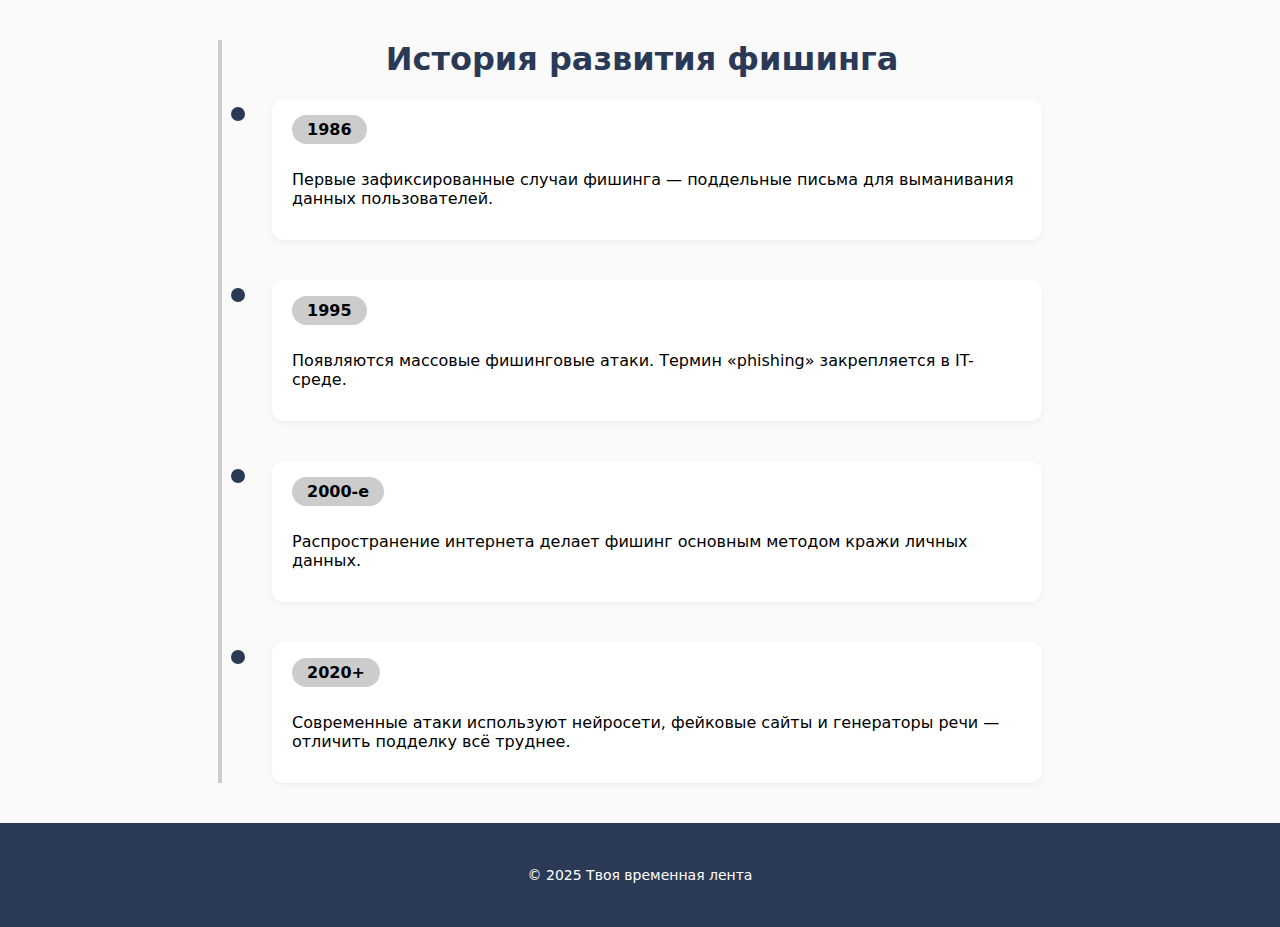
<file: AntiPhishing/Sources/Test/index.html>
<!DOCTYPE html>
<html lang="ru">
<head>
  <meta charset="UTF-8">
  <meta name="viewport" content="width=device-width, initial-scale=1.0">
  <title>Временная лента</title>
  <link rel="stylesheet" href="style.css">
</head>
<body>
  <div class="timeline-wrapper">
    <h1>История развития фишинга</h1>

    <div class="timeline-item">
      <div class="timeline-content">
        <div class="timeline-year">1986</div>
        <p>Первые зафиксированные случаи фишинга — поддельные письма для выманивания данных пользователей.</p>
      </div>
    </div>

    <div class="timeline-item">
      <div class="timeline-content">
        <div class="timeline-year">1995</div>
        <p>Появляются массовые фишинговые атаки. Термин «phishing» закрепляется в IT-среде.</p>
      </div>
    </div>

    <div class="timeline-item">
      <div class="timeline-content">
        <div class="timeline-year">2000-е</div>
        <p>Распространение интернета делает фишинг основным методом кражи личных данных.</p>
      </div>
    </div>

    <div class="timeline-item">
      <div class="timeline-content">
        <div class="timeline-year">2020+</div>
        <p>Современные атаки используют нейросети, фейковые сайты и генераторы речи — отличить подделку всё труднее.</p>
      </div>
    </div>
  </div>

  <footer>
    <p>© 2025 Твоя временная лента</p>
  </footer>
</body>
</html>
</file>
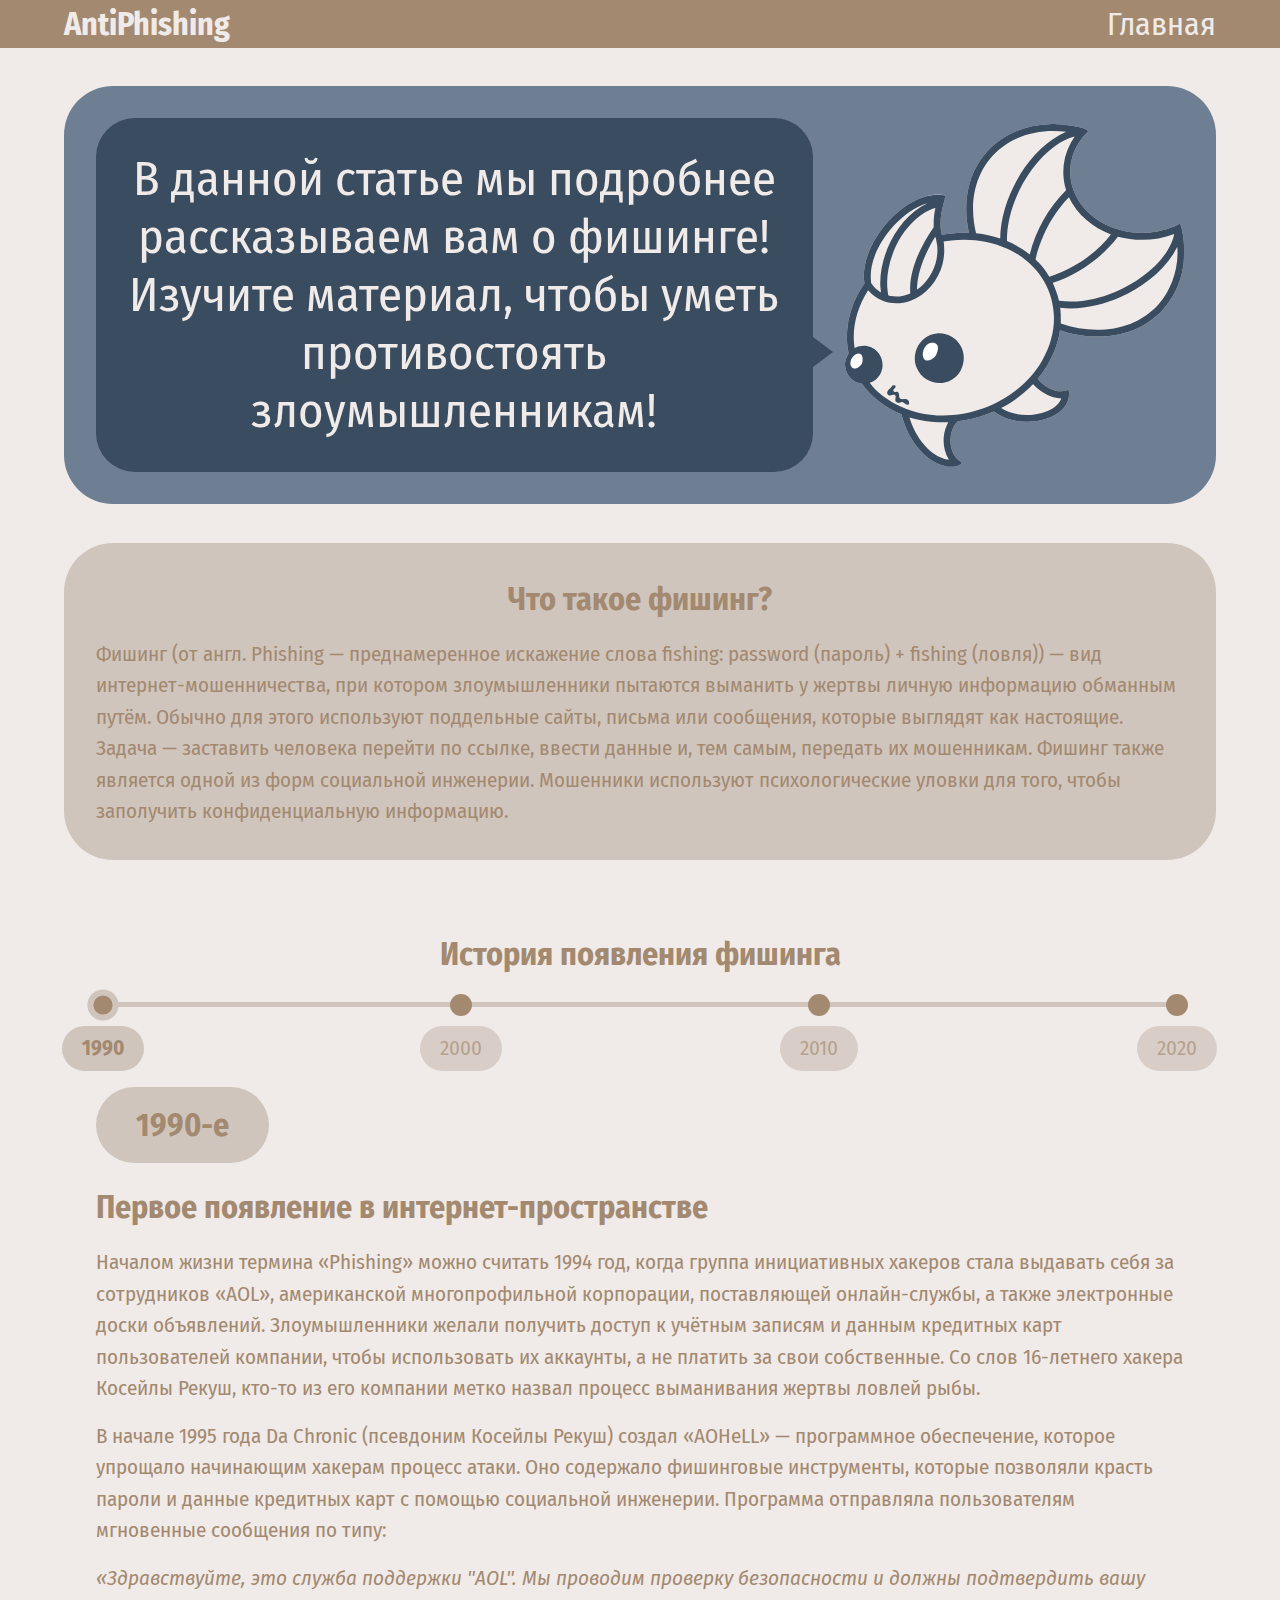
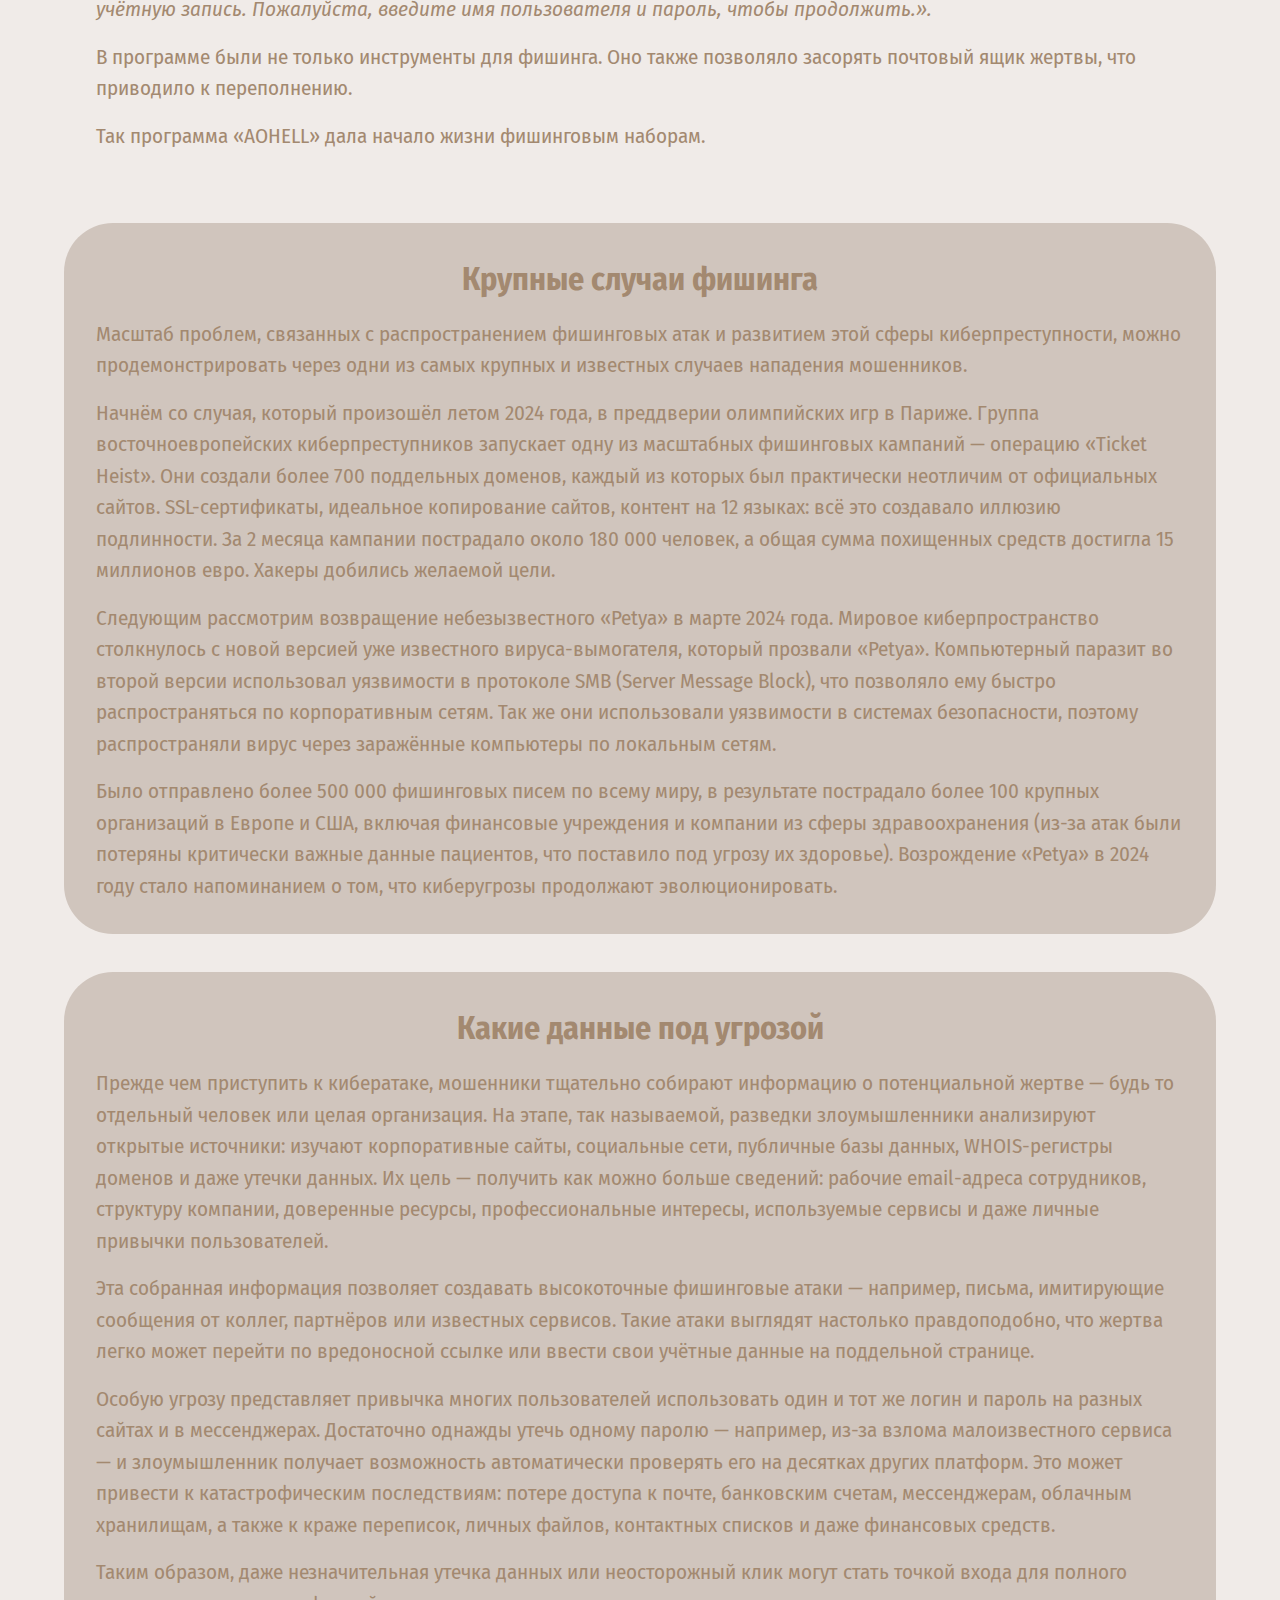
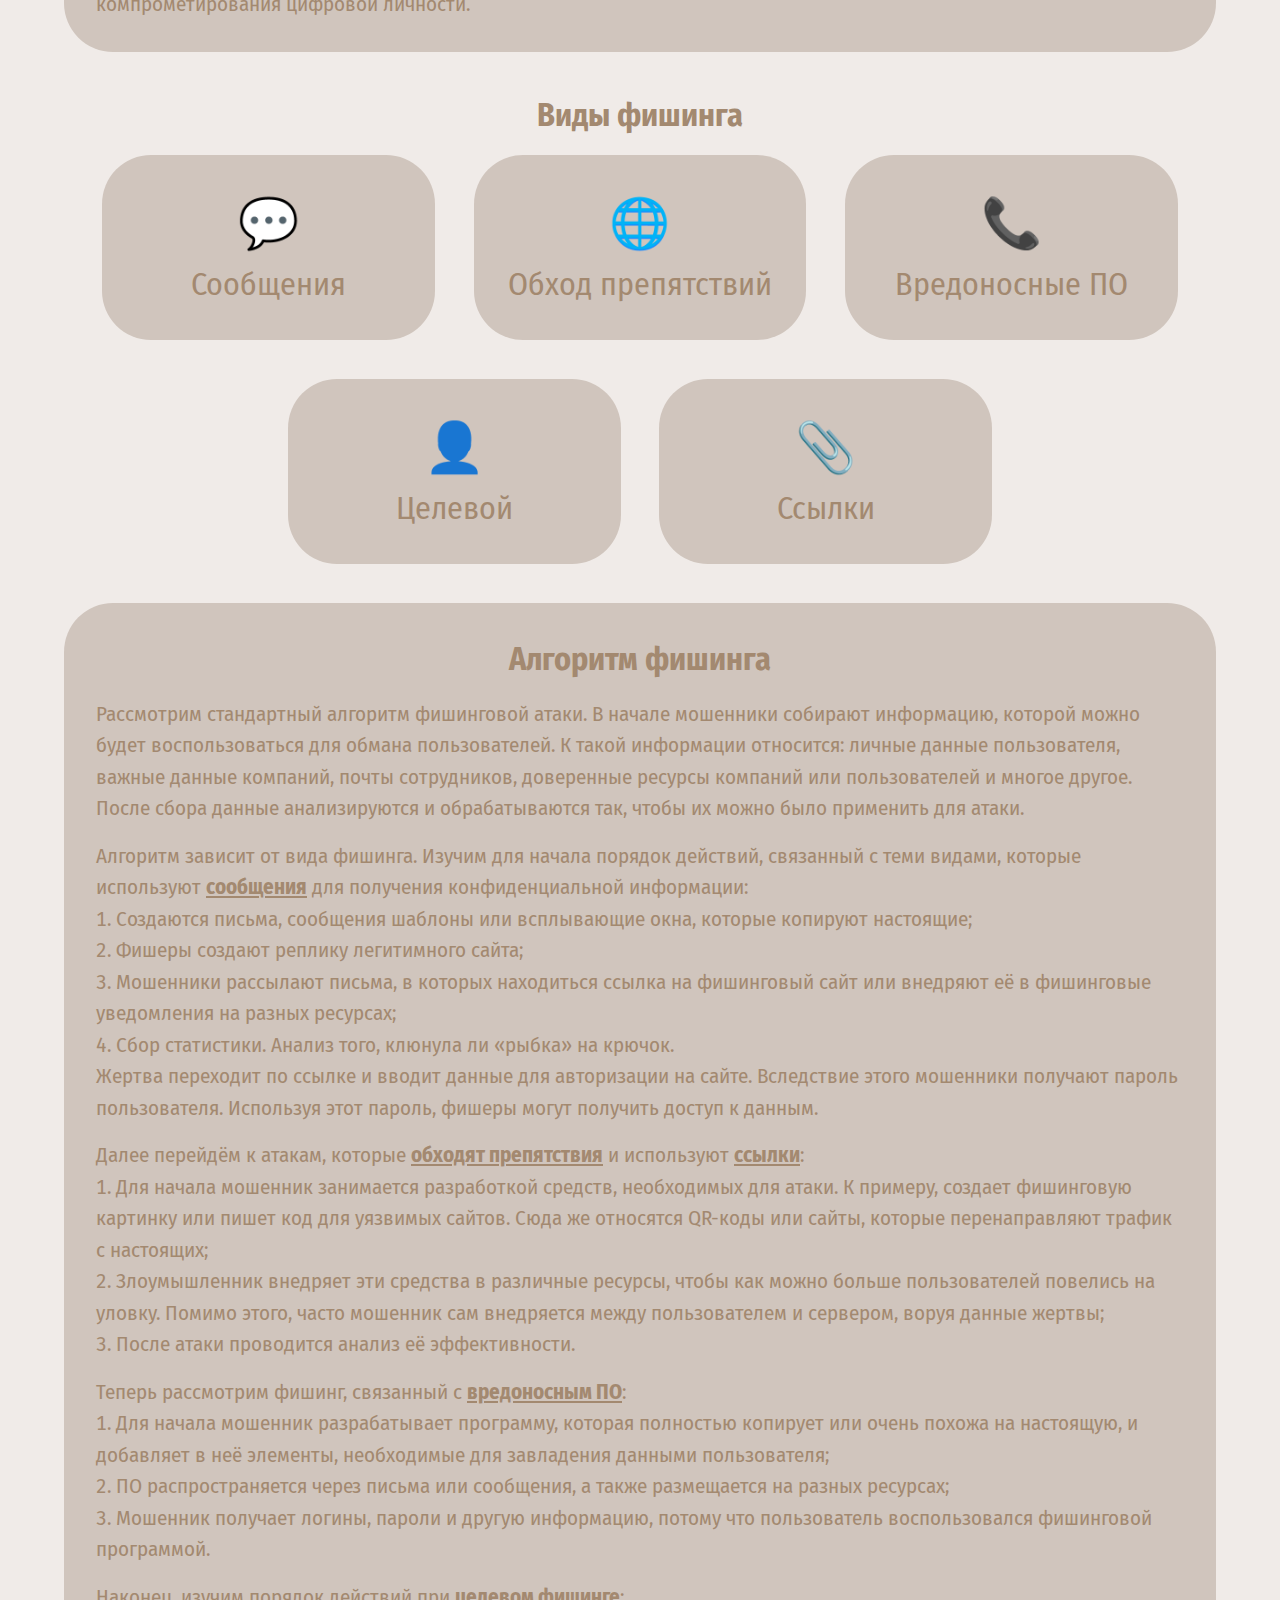
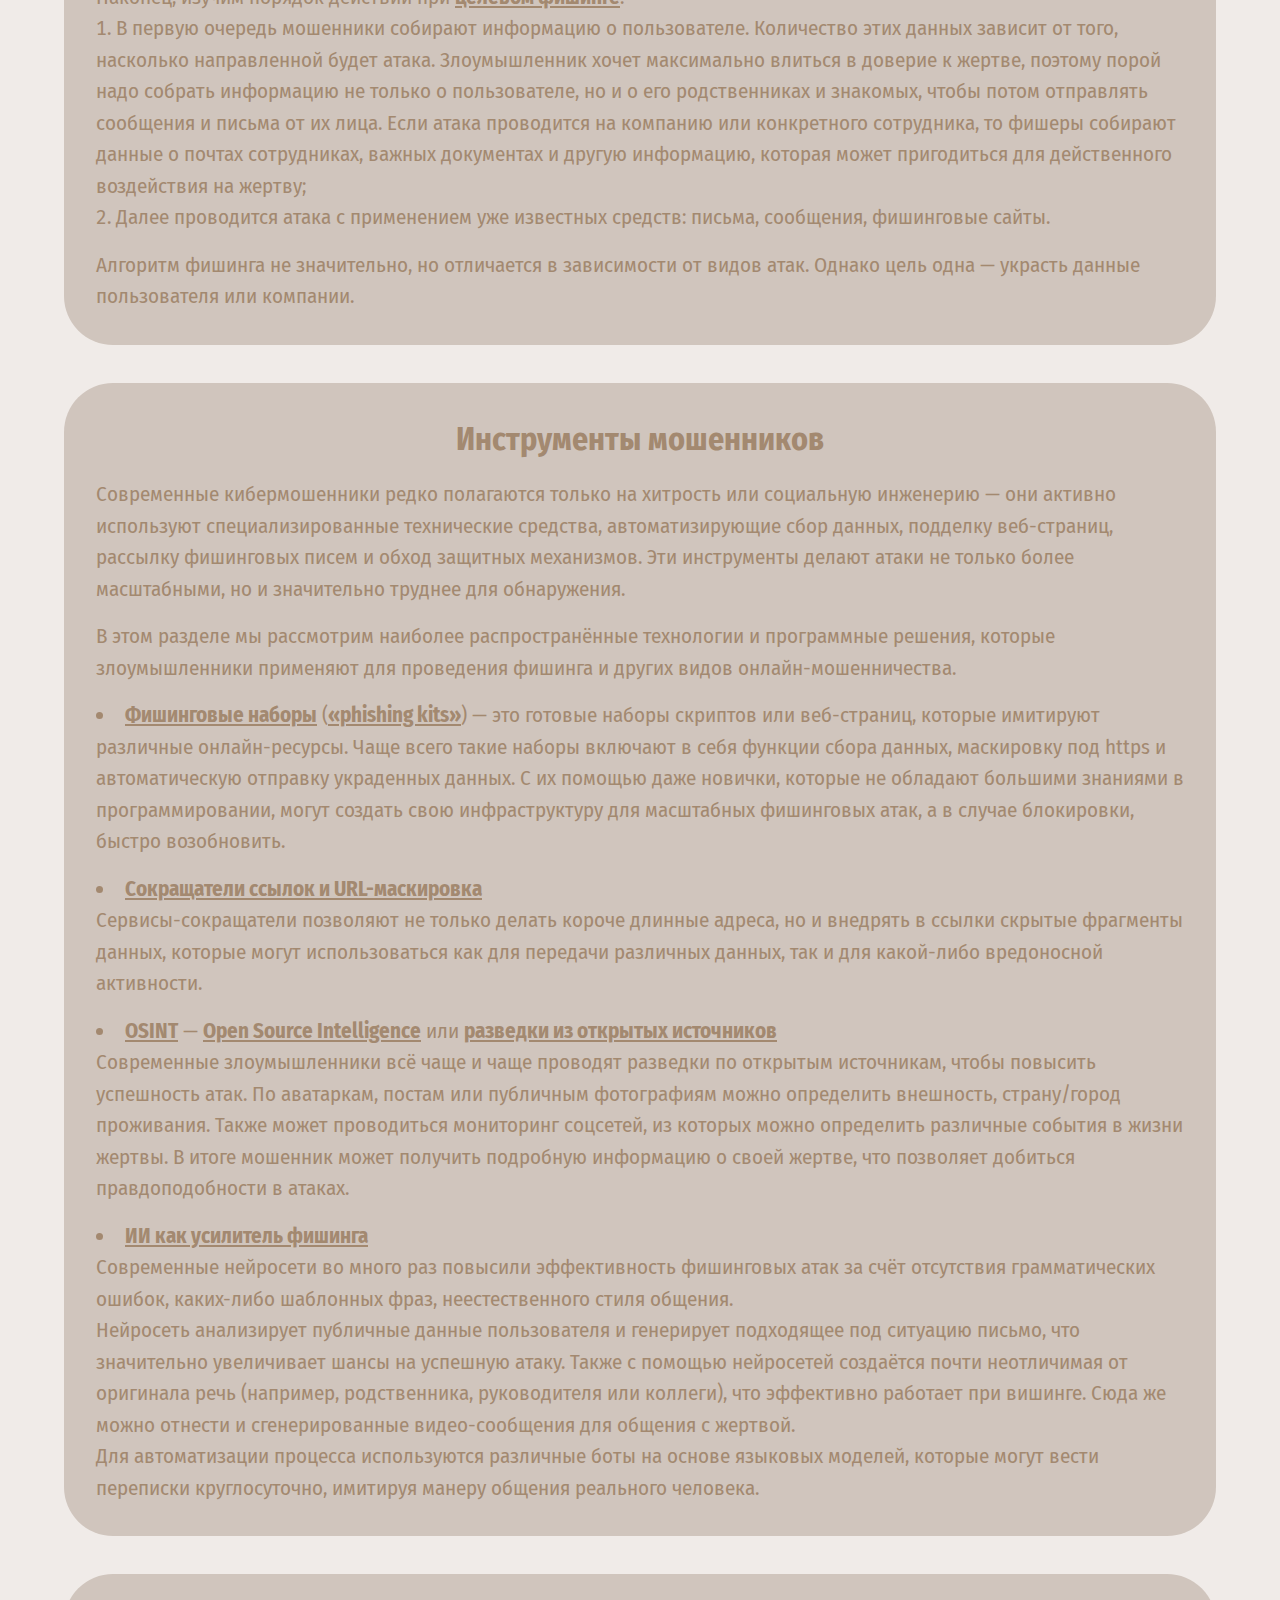
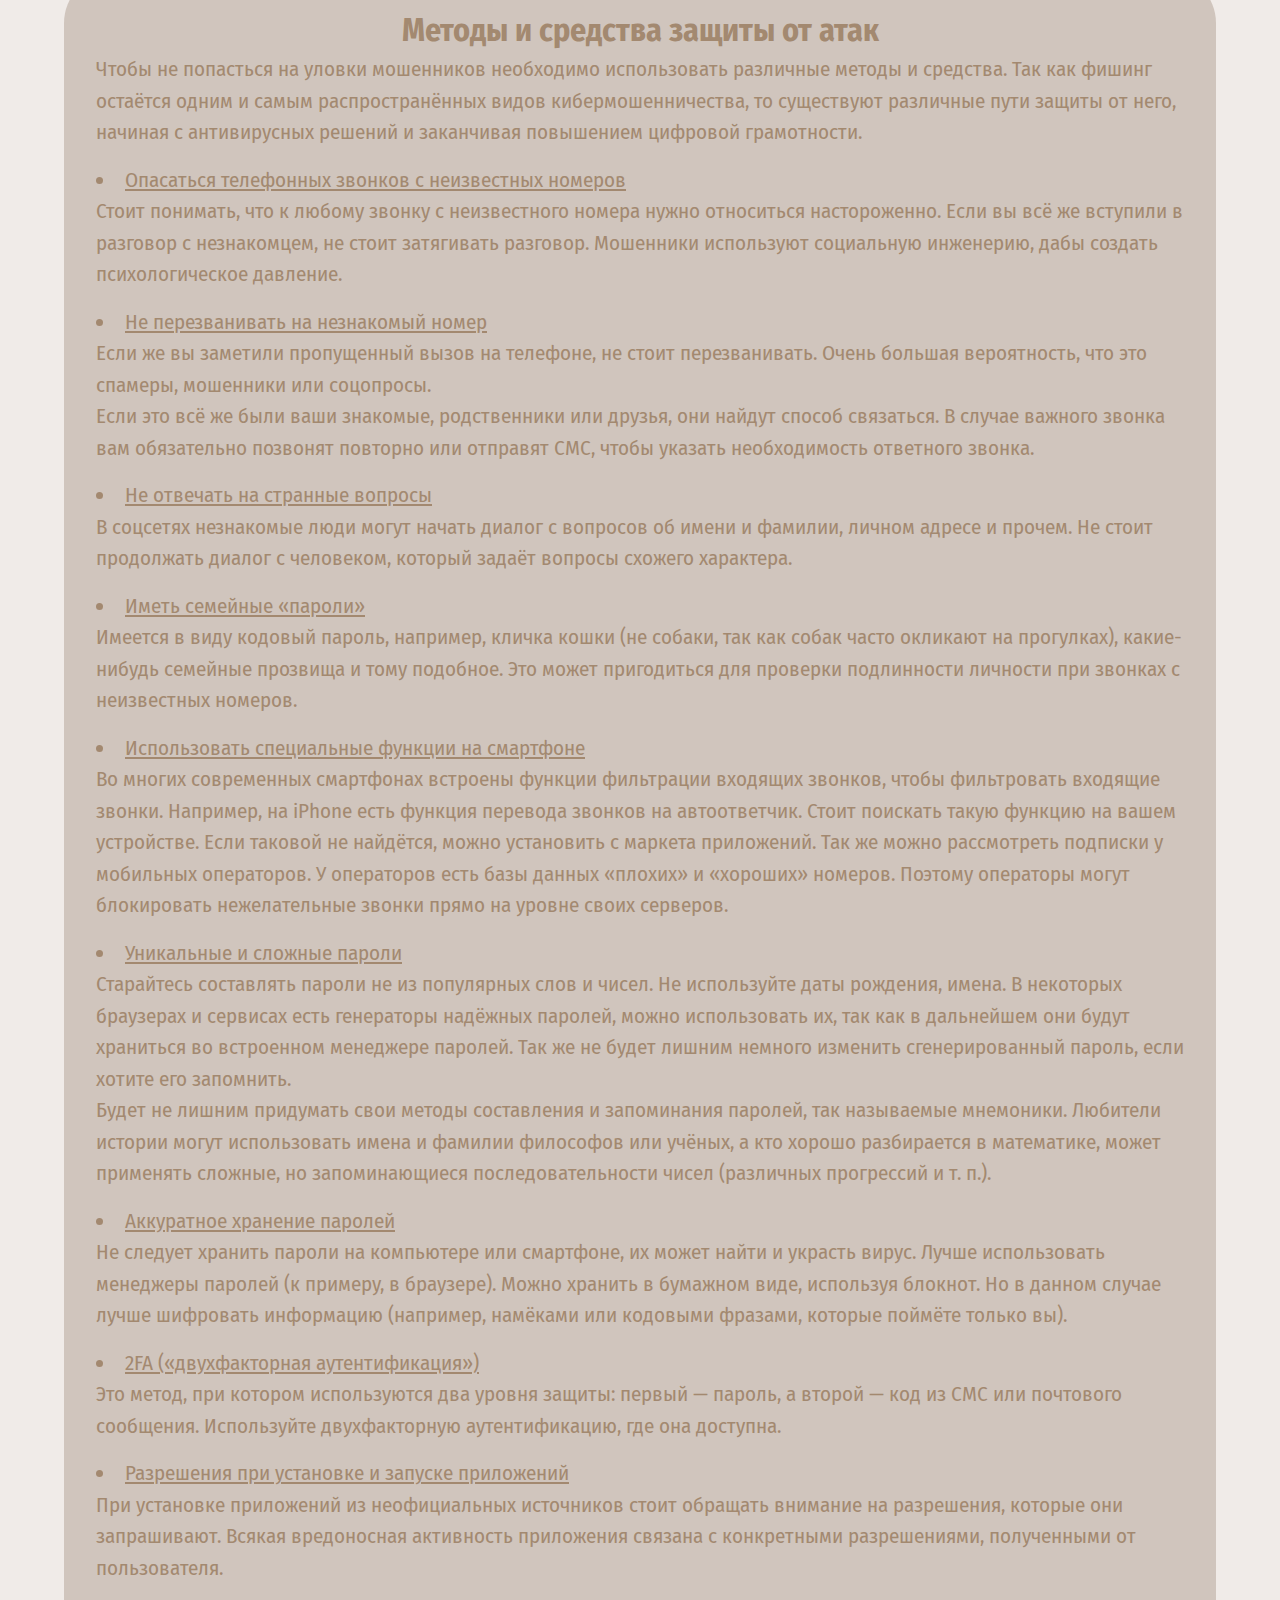
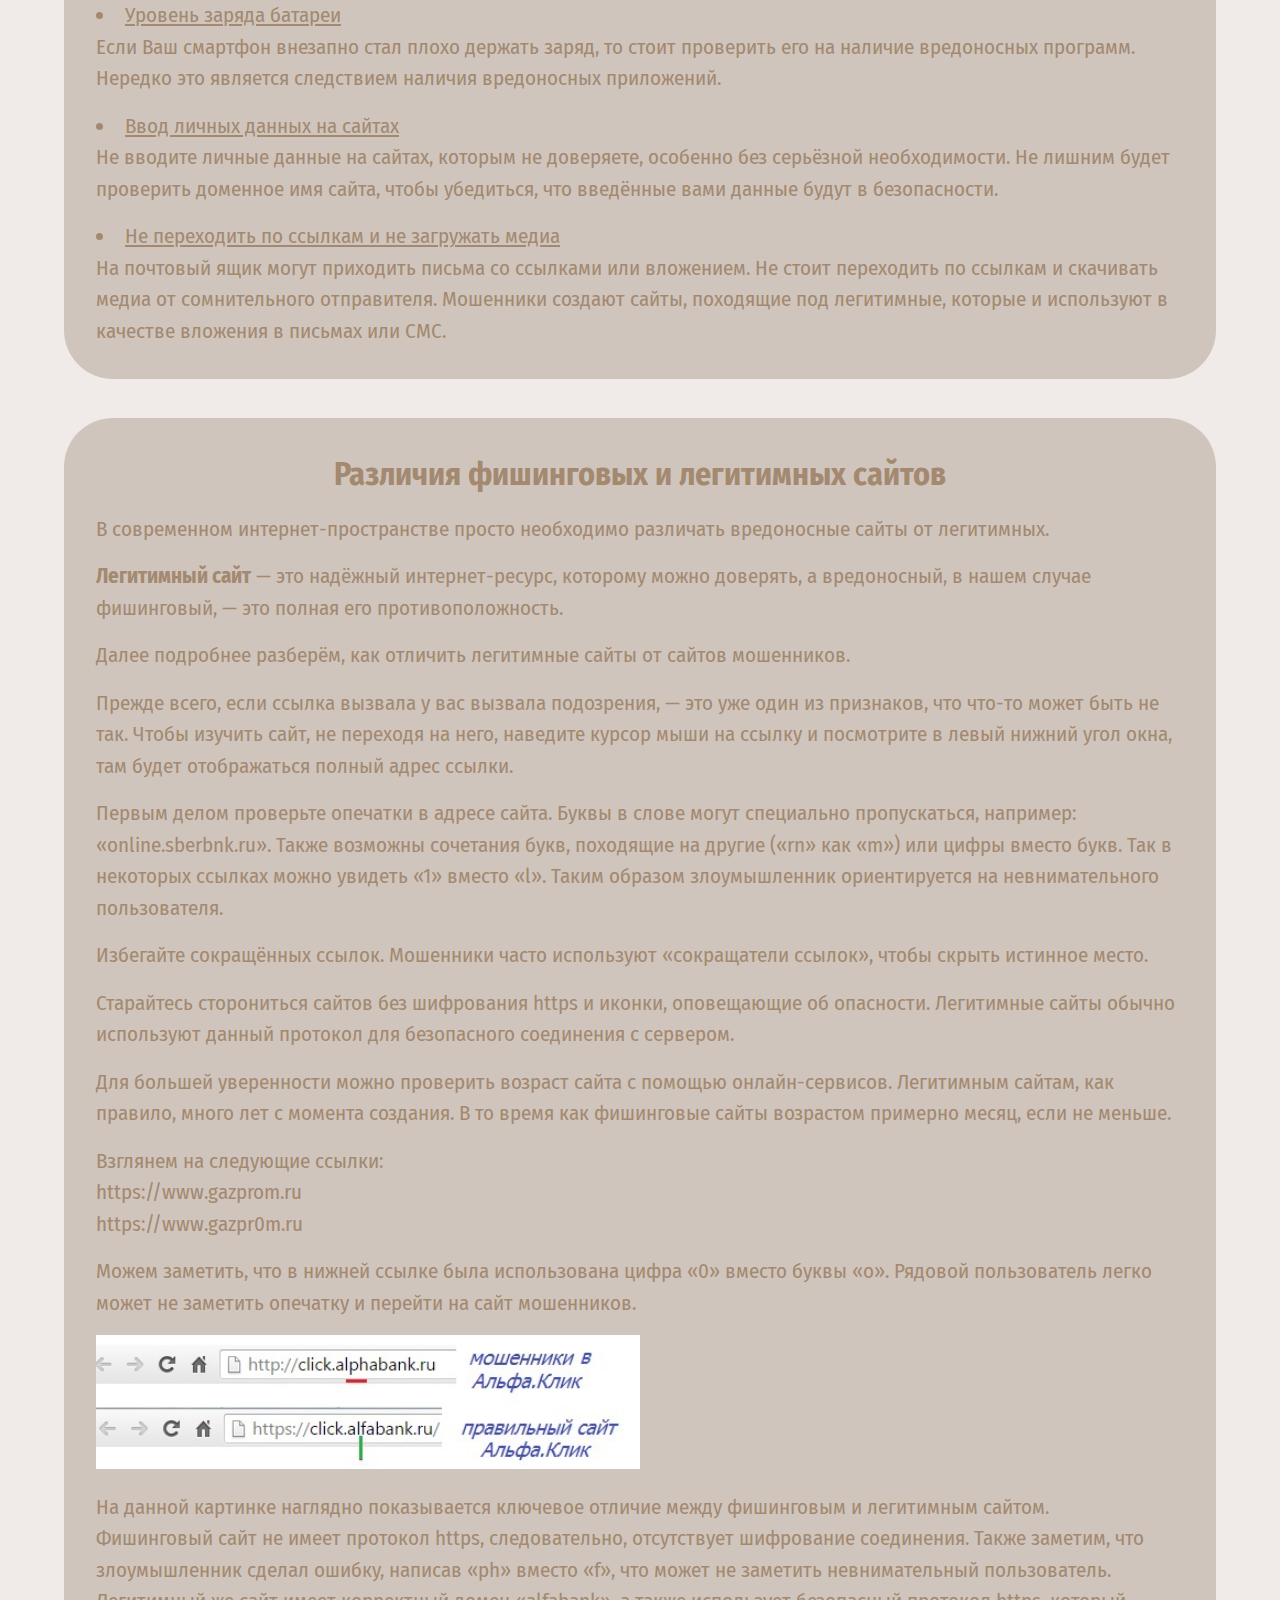
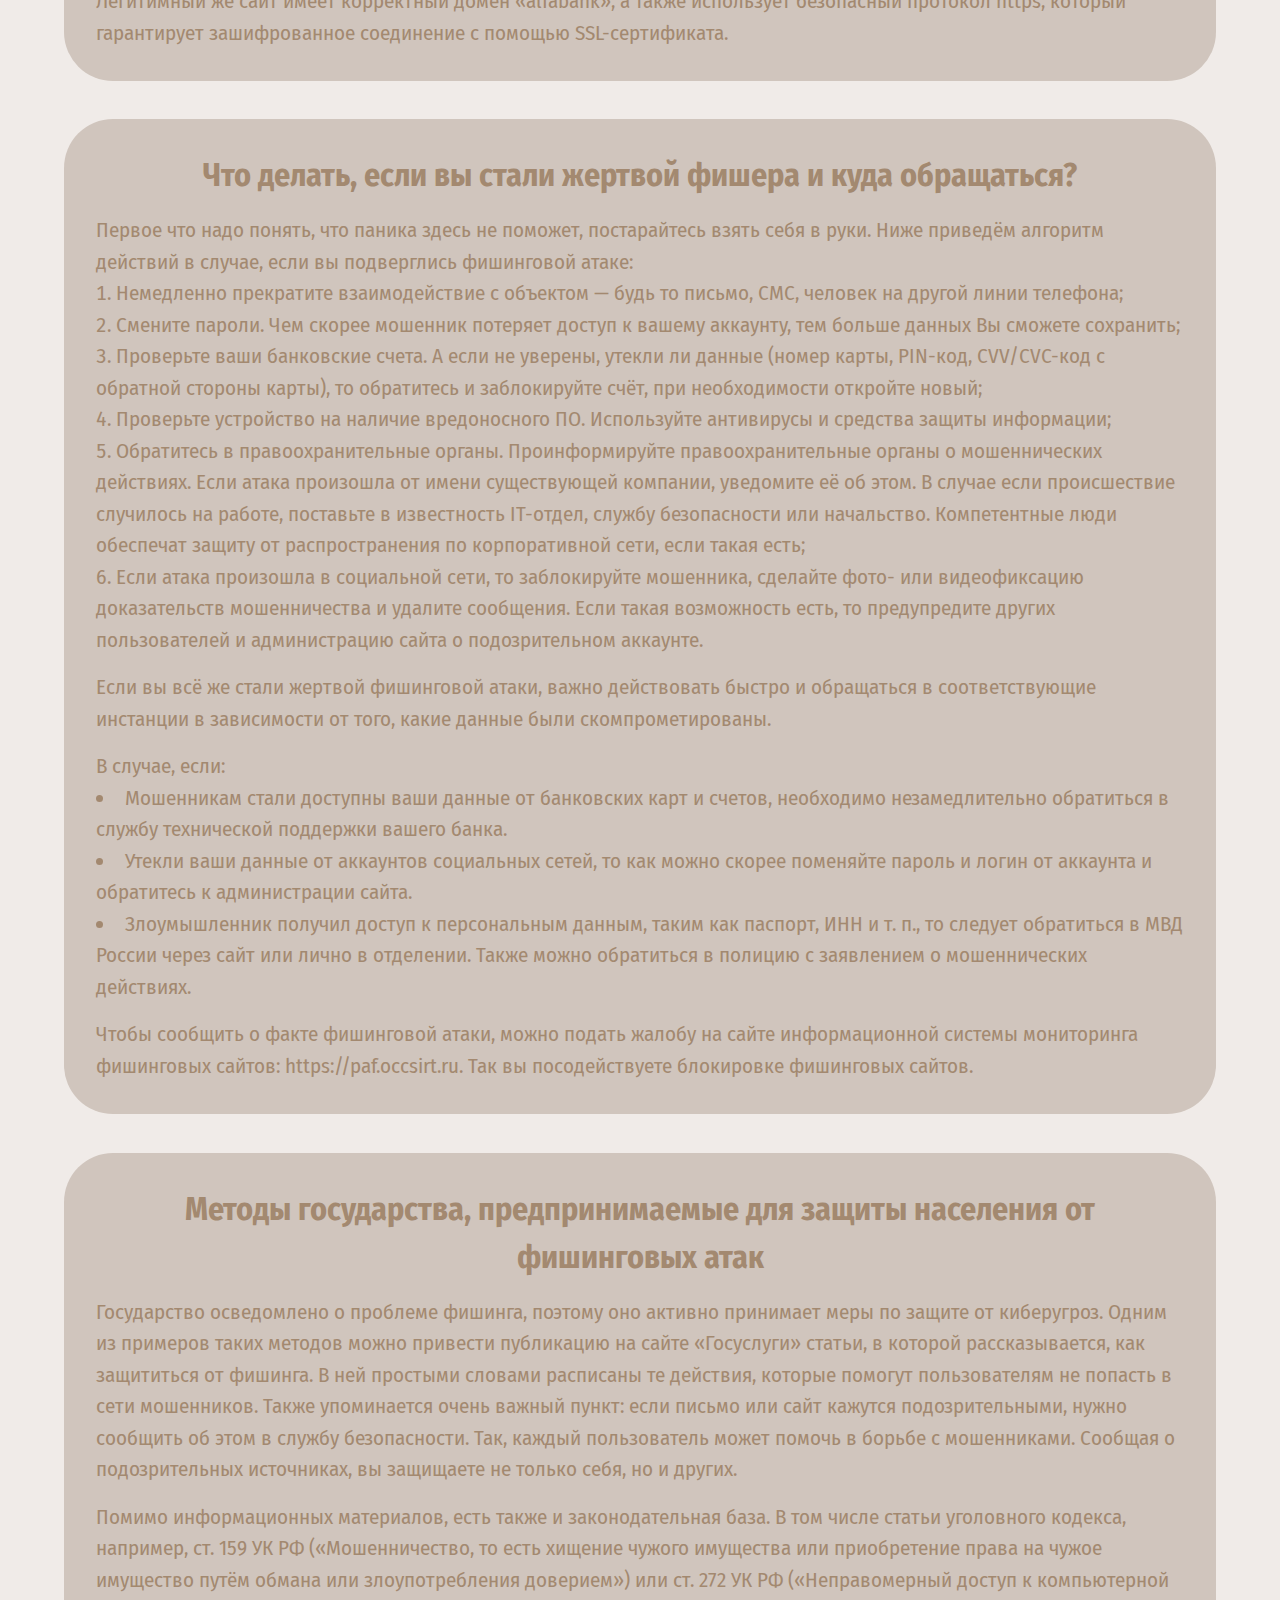
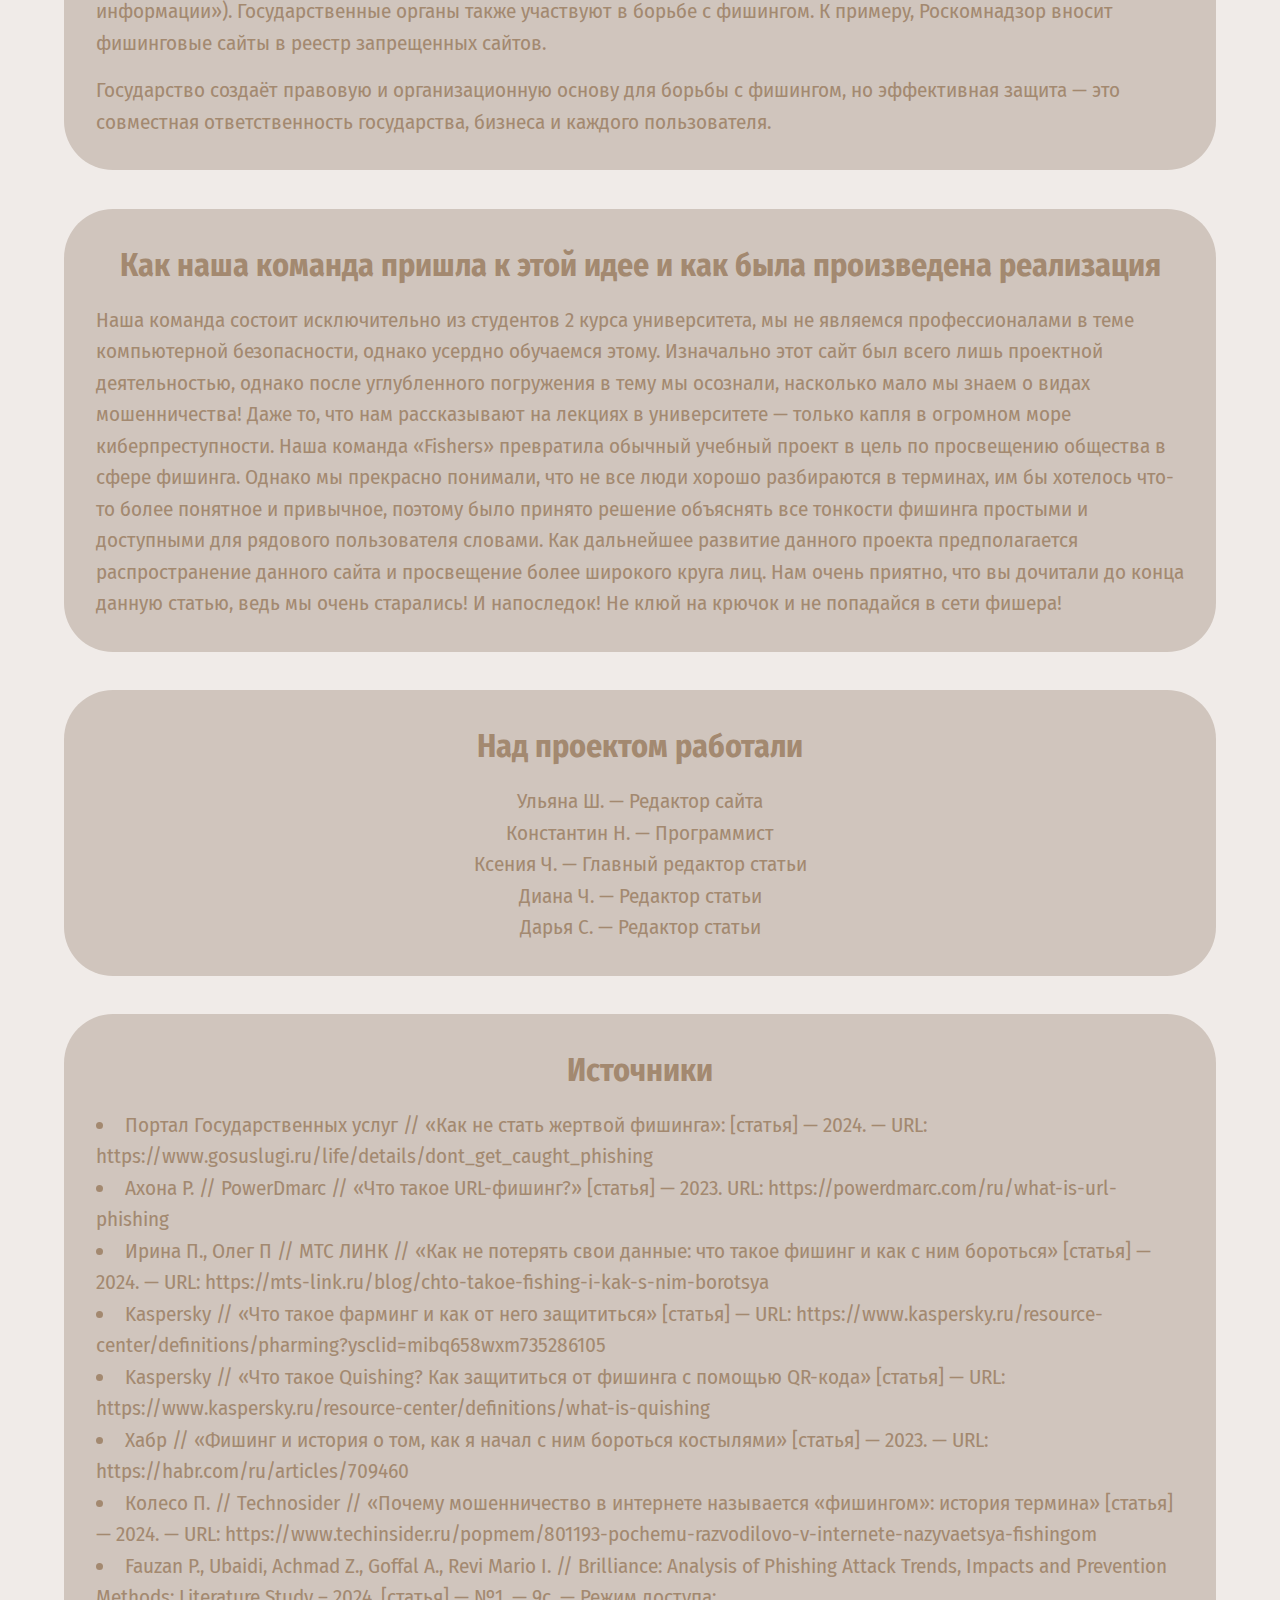
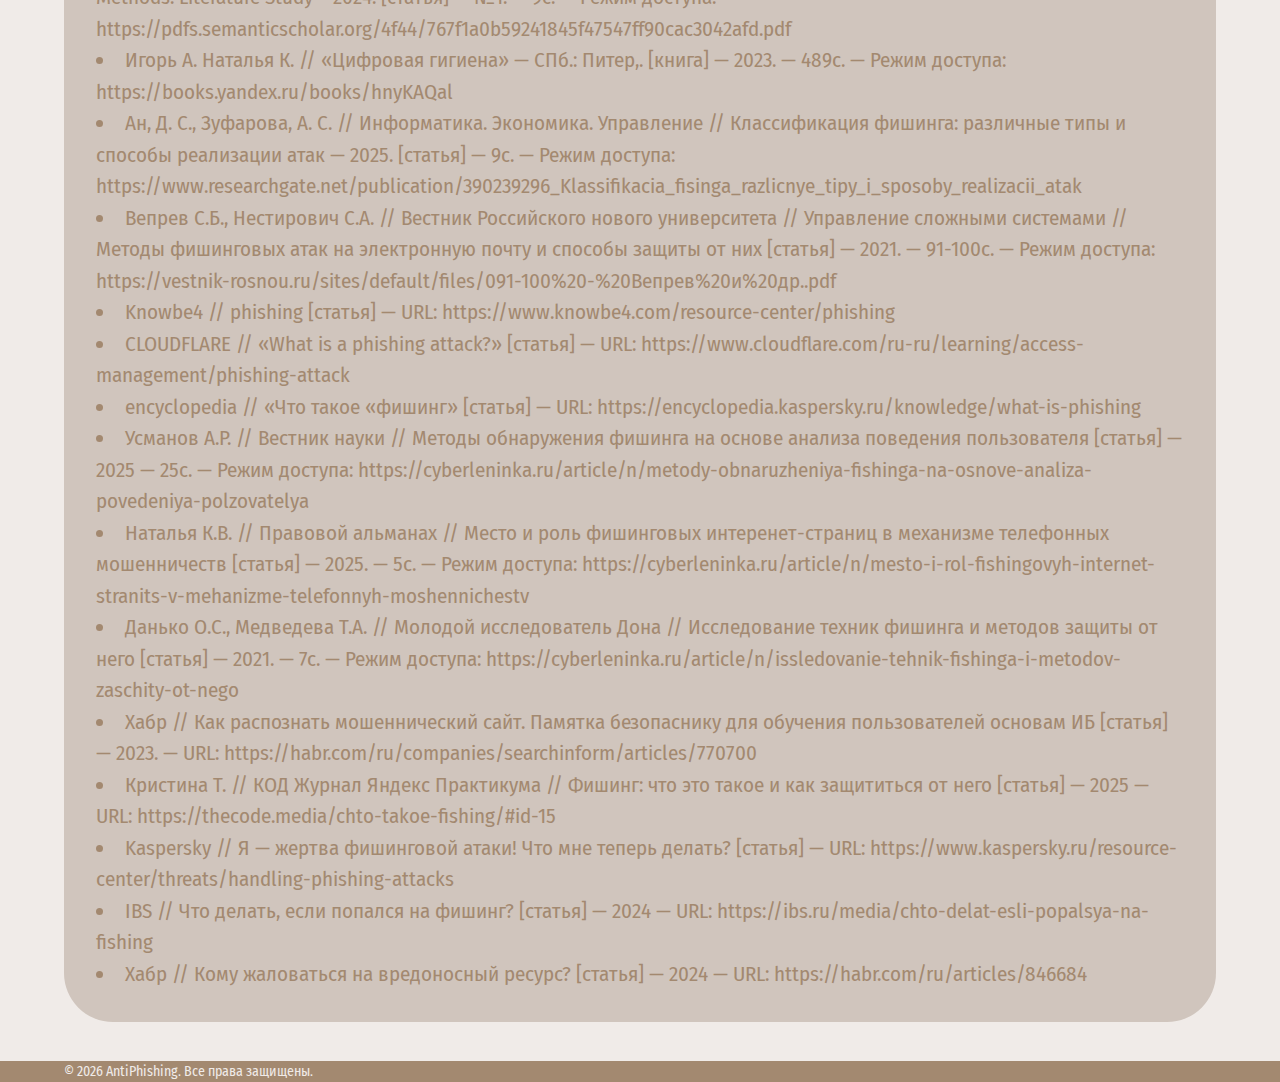
<file: AntiPhishing/Sources/Article/Article.html>
<!DOCTYPE html>
<html lang="ru">
<head>
  <meta charset="UTF-8" />
  <meta name="viewport" content="width=device-width, initial-scale=1" />
  <meta name="author" content="Fishers" />
  <meta name="description" content="Не клюй на крючок! Как не попасться в сети фишера" />
  <meta name="theme-color" content="#6E7F93">
  <title>Статья</title>
  <link rel="preconnect" href="https://fonts.googleapis.com">
  <link rel="preconnect" href="https://fonts.gstatic.com" crossorigin>
  <link href="https://fonts.googleapis.com/css2?family=Fira+Sans+Condensed:ital,wght@0,100;0,200;0,300;0,400;0,500;0,600;0,700;0,800;0,900;1,100;1,200;1,300;1,400;1,500;1,600;1,700;1,800;1,900&display=swap" rel="stylesheet">
  <link rel="stylesheet" href="Article.css">
  <link rel="shortcut icon" href="../../Images/Article/fishka.ico" type="image/x-icon" />
</head>

<body>
  <header class="Header" role="banner">
    <div class="AP_Header">
      <div class="AP_Name">AntiPhishing</div>
      <nav class="AP_Navigation" aria-label="Навигация">
        <a href="../../Sources/MainPage/MainPage.html" class="AP_Navigation_Link">Главная</a>
      </nav>
    </div>
  </header>

  <main class="AP_Main" role="main">
    <div class="AP_Main_Content">
      <section class="AP_Block AP_Banner_Block">
        <div class="AP_Banner">
          <div class="AP_Banner_SpeechBubble">
            <p class="AP_Banner_Subtitle">В данной статье мы подробнее рассказываем вам о фишинге! Изучите материал, чтобы уметь противостоять злоумышленникам!</p>
          </div>
            <svg id="_Эллипс_20_xA0_Изображение" data-name="Эллипс_20_xA0_Изображение" xmlns="http://www.w3.org/2000/svg" version="1.1" viewBox="0 0 834.96 843.6" alt="Рыбка" class="AP_Banner_Image">
              <path class="FCommon2" d="M502.42.31c6.37-.19,13.31-.19,19.67,0,17.33.52,35.91,3.05,52.79,6.95,6.93,1.6,13.87,2.97,19.82,7.05,1.58,1.08,4.17,2.39,2.95,4.71-51.95,49.99-58.42,126.81-12.69,183.53,52.38,64.96,150.05,81.65,225.37,49.76,3.61-1.53,9.42-5.21,12.62-6.11,1.76-.5,1.89-.25,2.65,1.22,3.98,7.68,6.84,29.03,7.85,38.21.56,5.03.99,10.01,1.02,15.06,0,1.51-.4,3.69.48,4.8v14.88c-.93,2.74-.41,6.18-.48,9.12-1.01,45.19-21.22,93.97-51.58,127.17-60.62,66.28-153.27,78.95-237.4,56.48-4.05-1.08-11.62-4.25-15.14-4.57-.55-.05-.96-.2-1.33.37-5.69,38.36-21.83,74.12-44.46,105.26-1.31,1.81-9.96,12.21-9.98,13.03-.04,1.42,6.02,7.14,7.42,8.42,16.72,15.37,41.41,27.99,64.21,20.04,1.35-.47,2.86-2.48,4.15-.58.45.66.9,3.78.99,4.77,2.81,33.08-25.9,55.2-53.97,65.02-39,13.65-88.64,10.5-123.64-12.18-1.45-.94-6.29-5.07-7.37-5.07-22.91,10.14-47,17.29-71.65,21.89-3.61.67-15.76,1.79-17.87,3.24-1.81,1.24-5.58,6.44-6.89,8.47-15.88,24.57-14.02,67.11,9.57,86.32,1.56,1.27,6.78,3.84,7.43,4.56,2.51,2.78-5.05,7.58-7.25,8.6-3.34,1.55-7.03,1.71-10.51,2.69h-16.8c-8.03-1.97-15.75-3.79-23.36-7.11-46.53-20.36-78.65-74.04-90-121.86-38.55-15.56-73.35-41.29-97.41-75.34-21.57-2.33-38.09-19.02-40.68-40.42-.15-1.27-.05-2.79-.96-3.84v-6.72c1.31-3.67,1.6-7.58,2.86-11.29.97-2.85,5.65-10.51,5.81-11.97.32-2.99-1.92-10.83-2.37-14.47-7.06-56.47,9.44-111.88,41.61-157.93-.17-3.59-1.17-7.32-1.38-10.9-4.84-82.03,75.85-182.82,153.85-203.68,15.51-4.15,32.65-5.98,48.2-1.22-.54,1.99-2.25,3.93-2.78,5.86-.26.92-.03,2.04-.33,3.03-8.35,28.12-14.62,58.22-6.98,87.31,5.67-1.02,11.38-2.1,17.1-2.81,15.13-1.88,31.75-3.01,46.98-2.49.92.03,1.72.38,2.61.5-9.18-40.7-9.71-83.61,2.16-123.8C333.34,56.33,411.96,3.03,502.42.31Z"/>
              <g>
                  <path class="FCommon0" d="M502.42.31c6.37-.19,13.31-.19,19.67,0,17.33.52,35.91,3.05,52.79,6.95,6.93,1.6,13.87,2.97,19.82,7.05,1.58,1.08,4.17,2.39,2.95,4.71-51.95,49.99-58.42,126.81-12.69,183.53,52.38,64.96,150.05,81.65,225.37,49.76,3.61-1.53,9.42-5.21,12.62-6.11,1.76-.5,1.89-.25,2.65,1.22,3.98,7.68,6.84,29.03,7.85,38.21.56,5.03.99,10.01,1.02,15.06,0,1.51-.4,3.69.48,4.8v14.88c-.93,2.74-.41,6.18-.48,9.12-1.01,45.19-21.22,93.97-51.58,127.17-60.62,66.28-153.27,78.95-237.4,56.48-4.05-1.08-11.62-4.25-15.14-4.57-.55-.05-.96-.2-1.33.37-5.69,38.36-21.83,74.12-44.46,105.26-1.31,1.81-9.96,12.21-9.98,13.03-.04,1.42,6.02,7.14,7.42,8.42,16.72,15.37,41.41,27.99,64.21,20.04,1.35-.47,2.86-2.48,4.15-.58.45.66.9,3.78.99,4.77,2.81,33.08-25.9,55.2-53.97,65.02-39,13.65-88.64,10.5-123.64-12.18-1.45-.94-6.29-5.07-7.37-5.07-22.91,10.14-47,17.29-71.65,21.89-3.61.67-15.76,1.79-17.87,3.24-1.81,1.24-5.58,6.44-6.89,8.47-15.88,24.57-14.02,67.11,9.57,86.32,1.56,1.27,6.78,3.84,7.43,4.56,2.51,2.78-5.05,7.58-7.25,8.6-3.34,1.55-7.03,1.71-10.51,2.69h-16.8c-8.03-1.97-15.75-3.79-23.36-7.11-46.53-20.36-78.65-74.04-90-121.86-38.55-15.56-73.35-41.29-97.41-75.34-21.57-2.33-38.09-19.02-40.68-40.42C.81,597.43.91,595.91,0,594.86v-6.72c1.31-3.67,1.6-7.58,2.86-11.29.97-2.85,5.65-10.51,5.81-11.97.32-2.99-1.92-10.83-2.37-14.47-7.06-56.47,9.44-111.88,41.61-157.93-.17-3.59-1.17-7.32-1.38-10.9-4.84-82.03,75.85-182.82,153.85-203.68,15.51-4.15,32.65-5.98,48.2-1.22-.54,1.99-2.25,3.93-2.78,5.86-.26.92-.03,2.04-.33,3.03-8.35,28.12-14.62,58.22-6.98,87.31,5.67-1.02,11.38-2.1,17.1-2.81,15.13-1.88,31.75-3.01,46.98-2.49.92.03,1.72.38,2.61.5-9.18-40.7-9.71-83.61,2.16-123.8C333.34,56.33,411.96,3.03,502.42.31ZM544.64,19.2c-57.94-7.36-120.39,5.12-165.3,43.68-52.8,45.33-71.41,112.55-61.6,180.58.45,3.1,4.23,24.68,5.31,25.64,20.01,2.38,39.69,6.62,58.91,12.59.8-49.12,16.45-98.12,39.75-140.92,24.88-45.71,60.79-88.06,106.6-113.66l16.32-7.9ZM565.28,30.71c-16.88,4-33.07,12.7-47.18,22.64-44.45,31.33-80.01,83.8-99.54,134.15-12.37,31.91-20.24,66.13-19.81,100.57,19.53,8.6,38.4,18.96,55.03,32.4l1.12.07c14.88-59.1,46.07-114.34,89.18-157.26.41-1.42-2.08-8.13-2.56-10.21-8.61-36.71-3.84-73.32,14.08-106.38l9.68-15.99ZM502.97,376.15c59.14-19.04,113.04-55.57,151.55-104.31-44.08-16.72-83.08-48.32-103.4-91.4-29.96,30.73-53.39,68.7-68.74,108.8-4.74,12.37-9.61,26.59-12.27,39.56-.23,1.1-.86,3.07-.83,4.02.05,1.75,5.9,6.64,7.47,8.36,9.81,10.76,18.99,22.3,26.22,34.97ZM203.46,194.83c-5.39,1.15-11.08,3.45-16.16,5.67-55.85,24.42-109.09,88.85-121.41,148.75-2.92,14.18-3.19,27.7-1.49,41.97.55,2.67,11.67,14.16,14.29,16.43,1.62,1.4,7.22,5.82,8.89,6.47.96.37.73-.62.73-1.21-.03-4.97-1.32-11.11-1.48-16.28-2.18-70.67,39.13-156.08,100.16-193.07l16.46-8.72ZM222.65,205.86c-35.35,11.11-64.19,39.4-83.69,70.1-24.44,38.47-40.24,91.11-33.8,136.89.25,1.77,1.1,8.65,2.12,9.39.84.61,4.15,1.09,5.4,1.32,15.95,2.99,33.23.19,47.84-6.56.16-5.05-.46-10.07-.27-15.15,1.93-52.13,28.78-105.95,57.97-147.89-.21-16.18.72-32.36,4.43-48.11ZM511.53,391.09c6.18,13.99,11.73,28.31,14.97,43.33l.71.73c46.64,6.5,94.96-3.75,137.87-21.77,48.45-20.35,100.3-56.36,128.34-101.52,7.83-12.61,14.21-26.59,17.07-41.23-43.96,17.09-93.31,18.72-138.83,6.77-39.95,52.77-97.33,92.87-160.12,113.68ZM222.65,278.32c-.77-.74-.83.28-1.06.62-4.44,6.48-8.89,14.48-12.62,21.44-17.5,32.66-30.85,69.57-31.9,107.02.47.51,5.25-3.27,5.98-3.85,30.5-24.13,47.99-65.47,43.91-104.35-.25-2.36-3.55-20.14-4.32-20.88ZM61.42,636.78c-.36.39.93,1.9,1.25,2.35,12.93,18.21,40.53,38.64,60.16,49.24,123.01,66.43,292.2,13.96,361.91-105.02,61.43-104.85,24.82-225.83-85.17-276.33-42.46-19.49-91.38-25.74-137.75-20.49-6.35.72-12.67,1.95-18.99,2.84,2.6,18.96,1.93,37.72-3.04,56.22-10.59,39.39-39.83,75.15-78.44,89.51-36.9,13.72-78.28,5.52-103.73-25l-.99-.3c-26.52,41.82-40.64,91.81-33.12,141.56,3.15-.7,5.92-2.61,9.11-3.61,38.72-12.03,71.87,27.9,55.75,64.39-4.88,11.04-15.24,21.2-26.96,24.63ZM531.26,491.33c81.73,28.36,179.15,20.13,239.65-46.49,33.14-36.5,50.4-90.19,47.28-139.43-.06-.93-.25-1.74-.51-2.61l-10.35,18.67c-28.89,46.26-80.94,83.58-130.4,105.22-45.73,20.01-97.01,31.64-147.16,25.83,1.8,12.87,1.41,25.84,1.49,38.82ZM463.49,640.68c-1.61-.94-6.2,6.32-7.84,7.14-21.18,20.48-45.35,37.56-71.26,51.57,28.65,18.15,67.93,21.01,100.28,12,18.92-5.27,40.37-16.59,47.98-35.75-26.16-.43-50.69-15.25-68.41-33.59-.38-.39-.67-1.33-.75-1.38ZM254.32,734.19c-24.57.72-49.06-1.13-73.03-6.39-7.56-1.66-14.89-4.04-22.46-5.61,11.26,38.57,39.1,82.23,77.08,98.78,6,2.61,13.31,5.26,19.84,5.11-15.53-24.63-17.16-57.56-5.36-84.06,1.19-2.67,2.88-5.11,3.92-7.83Z"/>
                  <path class="FCommon0" d="M225.92,515.52c49.81-4.39,83.03,48.27,58.54,91.65s-87.45,39.57-107.32-5.73c-16.3-37.15,7.83-82.32,48.78-85.92Z"/>
                  <path class="FCommon0" d="M123.65,667.64c-3.48-3.8-14.35,4.52-18.78-2.57-3.83-6.14,4.01-11.92,7.66-15.81,2.29-2.44,3.22-5.79,7.33-6.14,2.08-.18,5.2.83,4.82,3.38-.65,4.39-8.41,5.95-4.94,11.37s8.89-3.55,12.45,4.82c2.42,5.69-1.17,12.44,6.37,14.27,5.97,1.45,10.33-2.15,16.19,2.52,2.21,1.76,3.45,5.01,3.01,7.8-1.64,10.38-12.72-2.59-16.97-2.99-4.87-.47-7.28,4.6-13.31.88-7.61-4.7-.05-13.39-3.83-17.53Z"/>
              </g>
              <path class="FCommon1" d="M211.49,538.52c-14.69,2.48-23.55,23.31-18.61,36.62,4.98,13.44,22.37,5.02,28.8-2.91,4.78-5.89,10.05-21.86,5.5-28.51-3.48-5.08-9.95-6.16-15.69-5.2Z"/>
              <path class="FCommon1" d="M40.14,567.85c-8.67-8.61-21.38,3.84-24.87,11.97-2.89,6.72-3.23,16.54,3.77,20.89,7.93,4.93,20.4-4.78,23.09-12.27,1.86-5.17,2.19-16.44-1.98-20.59Z"/>
            </svg>
        </div>
      </section>

      <section class="AP_Block AP_Term_Block">
        <h2 class="AP_Term_Title">Что такое фишинг?</h2>
        <p class="AP_Term_Lead">
          Фишинг (от англ. Phishing — преднамеренное искажение слова fishing: password (пароль) + fishing (ловля)) — вид интернет-мошенничества, при котором злоумышленники пытаются выманить у жертвы личную информацию обманным путём. 
          Обычно для этого используют поддельные сайты, письма или сообщения, которые выглядят как настоящие. 
          Задача — заставить человека перейти по ссылке, ввести данные и, тем самым, передать их мошенникам. 
          Фишинг также является одной из форм социальной инженерии. 
          Мошенники используют психологические уловки для того, чтобы заполучить конфиденциальную информацию. 
        </p>
      </section>

      <section class="AP_Block AP_History_Block">
        <h2 class="AP_History_Title">История появления фишинга</h2>
        <div class="AP_History_Timeline">
          <div class="AP_History_Line">
            <div class="AP_History_Points" id="AP_History_Timeline"></div>
          </div>
        </div>
        <div class="AP_History_Content">
          <div class="AP_History_Inner AP_History_Fade-In" id="AP_History_Content">
            <div class="AP_History_Date" id="AP_History_Date"></div>
            <div class="AP_History_CTitle" id="AP_History_CTitle"></div>
            <div class="AP_History_Text" id="AP_History_Text"></div>
          </div>
        </div>
      </section>

      <section class="AP_Block AP_Big_Block">
        <h2 class="AP_Big_Title">Крупные случаи фишинга</h2>
        <p class="AP_Big_Lead">
          Масштаб проблем, связанных с распространением фишинговых атак и развитием этой сферы киберпреступности, можно продемонстрировать через одни из самых крупных и известных случаев нападения мошенников.
        </p>
        <p class="AP_Big_Lead">
          Начнём со случая, который произошёл летом 2024 года, в преддверии олимпийских игр в Париже. 
          Группа восточноевропейских киберпреступников запускает одну из масштабных фишинговых кампаний — операцию «Ticket Heist». 
          Они создали более 700 поддельных доменов, каждый из которых был практически неотличим от официальных сайтов. 
          SSL-сертификаты, идеальное копирование сайтов, контент на 12 языках: всё это создавало иллюзию подлинности. 
          За 2 месяца кампании пострадало около 180 000 человек, а общая сумма похищенных средств достигла 15 миллионов евро. 
          Хакеры добились желаемой цели.
        </p>
        <p class="AP_Big_Lead">
          Следующим рассмотрим возвращение небезызвестного «Petya» в марте 2024 года. 
          Мировое киберпространство столкнулось с новой версией уже известного вируса-вымогателя, который прозвали «Petya». 
          Компьютерный паразит во второй версии использовал уязвимости в протоколе SMB (Server Message Block), что позволяло ему быстро распространяться по корпоративным сетям. 
          Так же они использовали уязвимости в системах безопасности, поэтому распространяли вирус через заражённые компьютеры по локальным сетям.
        </p>
        <p class="AP_Big_Lead">
          Было отправлено более 500 000 фишинговых писем по всему миру, в результате пострадало более 100 крупных организаций в Европе и США, включая финансовые учреждения и компании из сферы здравоохранения (из-за атак были потеряны критически важные данные пациентов, что поставило под угрозу их здоровье). 
          Возрождение «Petya» в 2024 году стало напоминанием о том, что киберугрозы продолжают эволюционировать.
        </p>
      </section>

      <section class="AP_Block AP_Victim_Block">
        <h2 class="AP_Victim_Title">Какие данные под угрозой</h2>
        <p class="AP_Victim_Lead">
          Прежде чем приступить к кибератаке, мошенники тщательно собирают информацию о потенциальной жертве — будь то отдельный человек или целая организация. 
          На этапе, так называемой, разведки злоумышленники анализируют открытые источники: изучают корпоративные сайты, социальные сети, публичные базы данных, WHOIS-регистры доменов и даже утечки данных. 
          Их цель — получить как можно больше сведений: рабочие email-адреса сотрудников, структуру компании, доверенные ресурсы, профессиональные интересы, используемые сервисы и даже личные привычки пользователей.
        </p>
        <p class="AP_Victim_Lead">
          Эта собранная информация позволяет создавать высокоточные фишинговые атаки — например, письма, имитирующие сообщения от коллег, партнёров или известных сервисов. 
          Такие атаки выглядят настолько правдоподобно, что жертва легко может перейти по вредоносной ссылке или ввести свои учётные данные на поддельной странице.
        </p>
        <p class="AP_Victim_Lead">
          Особую угрозу представляет привычка многих пользователей использовать один и тот же логин и пароль на разных сайтах и в мессенджерах. 
          Достаточно однажды утечь одному паролю — например, из-за взлома малоизвестного сервиса — и злоумышленник получает возможность автоматически проверять его на десятках других платформ. 
          Это может привести к катастрофическим последствиям: потере доступа к почте, банковским счетам, мессенджерам, облачным хранилищам, а также к краже переписок, личных файлов, контактных списков и даже финансовых средств.
        </p>
        <p class="AP_Victim_Lead">
          Таким образом, даже незначительная утечка данных или неосторожный клик могут стать точкой входа для полного компрометирования цифровой личности.
        </p>
      </section>

      <section class="AP_Block AP_Types_Block">
        <h2 class="AP_Types_Title">Виды фишинга</h2>
        <div class="AP_Types_Cards">
          <div class="AP_Types_Card">
            <div class="AP_Types_Front">
              <div class="AP_Types_Icon">💬</div>
              <div class="AP_Types_CTitle">Сообщения</div>
            </div>
            <div class="AP_Types_Content">
              <h3 class="AP_Types_H3">Сообщения</h3>
              <p class="AP_Types_P">
                Существует несколько распространённых форм фишинга, отличающихся каналом доставки и методом обмана. 
                Одной из самых частых является 
                <strong>email-фишинг</strong> — 
                рассылка спама по электронной почте, часто направленная на клиентов финансовых учреждений, стриминговых сервисов и других популярных платформ. 
                Злоумышленники используют метод «spray and pray» («распыли и молись»), массово отправляя фишинговые письма в надежде, что кто-то из получателей попадётся на уловку. 
                Близок к этому 
                <strong>blind phishing </strong>(<strong>«фишинг вслепую»</strong>) — 
                атака без конкретной цели, основанная на той же идее массовой рассылки в расчёте на случайный успех.
              </p>
              <p class="AP_Types_P">
                Другой канал атаки — 
                <strong>смс-фишинг</strong> (<strong>«смишинг»</strong>, <strong>«SMS Phishing»</strong>): на телефон жертвы приходит текстовое сообщение с просьбой перейти по ссылке, позвонить по указанному номеру или написать на поддельный email. 
                Впоследствии злоумышленники запрашивают конфиденциальные данные, выдавая себя за доверенные организации.
              </p>
              <p class="AP_Types_P">
                Более изощрённой разновидностью является 
                <strong>clone phishing</strong> (<strong>«клон-фишинг»</strong>) — 
                атака, при которой злоумышленники копируют ранее полученное жертвой легитимное письмо, но заменяют в нём ссылку или вложение на вредоносные. 
                Такая атака обычно возможна только после взлома почтового ящика отправителя или получателя, что делает её особенно убедительной.
              </p>
              <p class="AP_Types_P">
                Помимо сообщений, фишинг может осуществляться и через 
                <strong>всплывающие окна</strong> (<strong>«Pop-Ups»</strong>). 
                Эти элементы интерфейса имитируют легитимные уведомления — например, окно оплаты при онлайн-банкинге — и перенаправляют пользователя на поддельные сайты. 
                Введённые в такие формы данные (логины, пароли, банковские реквизиты) сразу попадают в руки мошенников.
              </p>
            </div>
          </div>
          <div class="AP_Types_Card">
            <div class="AP_Types_Front">
              <div class="AP_Types_Icon">🌐</div>
              <div class="AP_Types_CTitle">Обход препятствий</div>
            </div>
            <div class="AP_Types_Content">
              <h3 class="AP_Types_H3">Обход препятствий</h3>
              <p class="AP_Types_P">
                Некоторые фишинговые атаки полагаются не только на социальную инженерию, но и на технические уловки для обхода защиты или перехвата данных. 
                Например, при 
                <strong>обходе фильтров</strong> (<strong>«Filter Evasion»</strong>)
                 злоумышленники намеренно заменяют текст фишингового сообщения изображением, чтобы обойти антифишинговые системы, анализирующие только текстовое содержимое. 
                Однако современные решения всё чаще включают технологии распознавания текста на картинках, что снижает эффективность такого подхода.
              </p>
              <p class="AP_Types_P">
                Гораздо более сложной технической атакой является фишинг 
                <strong>«человек посередине»</strong> (<strong>«Man-in-the-Middle»</strong> или <strong>«Web-Based Delivery»</strong>). 
                В этом случае злоумышленник незаметно внедряется в сетевое соединение между пользователем и сервером, фактически становясь посредником в обмене данными. 
                Благодаря этому он может перехватывать, читать и даже изменять информацию, передаваемую от жертвы к легитимному сайту — например, логины, пароли или банковские реквизиты.
              </p>
              <p class="AP_Types_P">
                Ещё один распространённый технический метод — 
                <strong>межсайтовый скриптинг</strong> (<strong>«XSS»</strong>, <strong>«Cross-Site Scripting»</strong>). 
                Он заключается во внедрении вредоносного кода в уязвимые веб-приложения или сайты. 
                Когда пользователь заходит на такой скомпрометированный ресурс, вредоносный скрипт автоматически выполняется в его браузере, позволяя злоумышленнику похищать сессии, куки или перенаправлять жертву на поддельные страницы. 
                Часто эти фальшивые сайты копируют оригинальные даже в деталях — включая URL-адрес (с использованием похожих символов или поддоменов) и визуальный интерфейс, — что делает обман особенно правдоподобным.
              </p>
            </div>
          </div>
          <div class="AP_Types_Card">
            <div class="AP_Types_Front">
              <div class="AP_Types_Icon">📞</div>
              <div class="AP_Types_CTitle">Вредоносные ПО</div>
            </div>
            <div class="AP_Types_Content">
              <h3 class="AP_Types_H3">Вредоносные ПО</h3>
              <p class="AP_Types_P">
                Некоторые фишинговые атаки напрямую связаны с распространением 
                <strong>вредоносного программного обеспечения</strong> (<strong>«Malware»</strong>). 
                Злоумышленники прикрепляют вредоносные файлы к фишинговым письмам или маскируют их под безобидные документы, архивы или программы. 
                Как только пользователь запускает такой файл, на его устройстве активируется вредоносный код — например, keylogger, который записывает каждый нажатый символ на клавиатуре. 
                Это позволяет злоумышленникам перехватывать пароли, банковские реквизиты и другую конфиденциальную информацию.
              </p>
              <p class="AP_Types_P">
                Близким по механизму является 
                <strong>malvertising</strong> (<strong>«недобросовестная реклама»</strong>) — 
                термин, образованный от сочетания слов «malware» и «advertising». 
                Такая атака использует легитимные рекламные сети для размещения вредоносной рекламы. 
                При открытии сайта с такой рекламой на устройстве пользователя может автоматически запуститься загрузка вредоносного ПО — даже без его активных действий, таких как клик по баннеру. 
                В результате мошенники получают доступ к данным жертвы или устанавливают скрытый контроль над её устройством.
              </p>
            </div>
          </div>
          <div class="AP_Types_Card">
            <div class="AP_Types_Front">
              <div class="AP_Types_Icon">👤</div>
              <div class="AP_Types_CTitle">Целевой</div>
            </div>
            <div class="AP_Types_Content">
              <h3 class="AP_Types_H3">Целевой</h3>
              <p class="AP_Types_P">
                Современные фишинговые атаки всё чаще используют персонализированный подход и доверие жертвы к авторитетным фигурам. 
                Одной из таких форм является 
                <strong>вишинг</strong> (<strong>«телефонный фишинг»</strong>): 
                злоумышленники звонят от имени сотрудников банка, полиции или других официальных организаций, утверждая, что банковские счета жертвы находятся под угрозой. 
                Чтобы усилить эффект, они создают ощущение срочности и оказывают психологическое давление, из-за чего человек теряет бдительность и охотнее раскрывает конфиденциальные данные или даже переводит крупные суммы денег.
              </p>
              <p class="AP_Types_P">
                Более изощрённой разновидностью целевых атак является 
                <strong>spear-фишинг</strong> (<strong>«целевой фишинг»</strong>). 
                В отличие от массовых рассылок, здесь злоумышленники заранее собирают информацию о конкретной жертве — часто через социальные сети — и подделывают сообщения от знакомых, коллег или доверенных организаций. 
                Такой подход значительно повышает вероятность успеха атаки, особенно когда цель — получить доступ к защищённым корпоративным системам или ценным данным.
              </p>
              <p class="AP_Types_P">
                Особый подвид spear-фишинга — 
                <strong>whaling</strong> (<strong>«охота на китов»</strong>) — 
                направлен на высокопоставленных лиц: руководителей компаний, топ-менеджеров, знаменитостей или других важных людей, которых в среде фишеров называют «китами». 
                Атаки на таких лиц тщательно продуманы и часто имитируют внутреннюю корпоративную коммуникацию, чтобы вызвать максимальное доверие.
              </p>
              <p class="AP_Types_P">
                С развитием технологий искусственного интеллекта появился ещё более убедительный инструмент манипуляции — 
                <strong>дипфейк AI</strong>. 
                С его помощью можно создавать реалистичные поддельные аудио-, видео- или фотофрагменты. 
                Например, мошенник может сгенерировать голосовое сообщение, будто бы от имени генерального директора компании, с просьбой срочно перевести деньги или предоставить доступ к системе. 
                Из-за высокой достоверности таких материалов даже опытные сотрудники могут не распознать обман и стать жертвами атаки.
              </p>
            </div>
          </div>
          <div class="AP_Types_Card">
            <div class="AP_Types_Front">
              <div class="AP_Types_Icon">📎</div>
              <div class="AP_Types_CTitle">Ссылки</div>
            </div>
            <div class="AP_Types_Content">
              <h3 class="AP_Types_H3">Ссылки</h3>
              <p class="AP_Types_P">
                Современные фишинговые атаки активно используют легитимные цифровые каналы и уязвимости инфраструктуры, чтобы незаметно перенаправить пользователей на мошеннические ресурсы. 
                Один из таких методов — 
                <strong>фишинг через поисковые системы</strong> (<strong>«Phishing through Search Engines»</strong>): 
                злоумышленники создают сайты с интригующими или выгодными заголовками и оптимизируют их под популярные поисковые запросы. 
                Когда пользователь вводит запрос, поисковик показывает такие поддельные страницы среди результатов, и после перехода по ссылке жертва оказывается на фишинговом сайте, где вводит свои личные данные, не подозревая об обмане.
              </p>
              <p class="AP_Types_P">
                Другой способ — 
                <strong>фишинг с помощью QR-кодов</strong> (<strong>«квишинг»</strong>). 
                Злоумышленники создают мошеннические QR-коды и размещают их в общественных местах — на листовках, наклейках, плакатах или в цифровых рассылках. 
                Из-за удобства и привычки быстро сканировать QR-коды пользователи часто не проверяют, куда ведёт ссылка, и автоматически перенаправляются на фишинговые страницы, где их просят ввести конфиденциальную информацию.
              </p>
              <p class="AP_Types_P">
                Также распространён метод 
                <strong>внедрения контента</strong> (<strong>«Content Injection»</strong>), 
                при котором оригинальный, доверенный сайт частично изменяется — например, в него встраивается ложная форма входа или рекламный баннер с поддельной ссылкой. 
                Пользователь, находясь на знакомом ресурсе, не замечает подмены и добровольно передаёт свои данные злоумышленникам.
              </p>
              <p class="AP_Types_P">
                Ещё более скрытой техникой является 
                <strong>фарминг</strong> (<strong>«Pharming»</strong> или <strong>«Website Forgery»</strong>) — 
                атака, название которой образовано от слов «фишинг» и «фермерство». 
                В отличие от фишинга, где жертву нужно убедить перейти по ссылке, при фарминге мошенники создают точную копию легального сайта и перенаправляют на неё трафик с настоящего ресурса. 
                Это достигается за счёт подмены DNS-запросов или компрометации сетевого оборудования. 
                В результате пользователь, вводя в браузере правильный адрес, всё равно попадает на поддельный сайт и раскрывает свои данные, даже не осознавая, что стал жертвой атаки.
              </p>
            </div>
          </div>
        </div>
        <div class="AP_Types_Overlay"></div>
      </section>

      <section class="AP_Block AP_Algorytm_Block">
        <h2 class="AP_Algorytm_Title">Алгоритм фишинга</h2>
        <div class="AP_Algorytm_Content">
          <p class="AP_Algorytm_P">
            Рассмотрим стандартный алгоритм фишинговой атаки. 
            В начале мошенники собирают информацию, которой можно будет воспользоваться для обмана пользователей. 
            К такой информации относится: личные данные пользователя, важные данные компаний, почты сотрудников, доверенные ресурсы компаний или пользователей и многое другое. 
            После сбора данные анализируются и обрабатываются так, чтобы их можно было применить для атаки.
          </p>
          <p class="AP_Algorytm_P">
            Алгоритм зависит от вида фишинга. 
            Изучим для начала порядок действий, связанный с теми видами, которые используют 
            <strong><u>сообщения</u></strong>
             для получения конфиденциальной информации:
          </p>
          <ol class="AP_Algorytm_OL">
            <li class="AP_Algorytm_LI">Создаются письма, сообщения шаблоны или всплывающие окна, которые копируют настоящие;</li>
            <li class="AP_Algorytm_LI">Фишеры создают реплику легитимного сайта;</li>
            <li class="AP_Algorytm_LI">Мошенники рассылают письма, в которых находиться ссылка на фишинговый сайт или внедряют её в фишинговые уведомления на разных ресурсах;</li>
            <li class="AP_Algorytm_LI">Сбор статистики. Анализ того, клюнула ли «рыбка» на крючок.</li>
          </ol>
          <p class="AP_Algorytm_P AP_Algorytm_P--highlight">
            Жертва переходит по ссылке и вводит данные для авторизации на сайте. 
            Вследствие этого мошенники получают пароль пользователя. 
            Используя этот пароль, фишеры могут получить доступ к данным.
          </p>
          <p class="AP_Algorytm_P">
            Далее перейдём к атакам, которые 
            <strong><u>обходят препятствия</u></strong> и используют <strong><u>ссылки</u></strong>:
          </p>
          <ol class="AP_Algorytm_OL">
            <li class="AP_Algorytm_LI">Для начала мошенник занимается разработкой средств, необходимых для атаки. К примеру, создает фишинговую картинку или пишет код для уязвимых сайтов. Сюда же относятся QR-коды или сайты, которые перенаправляют трафик с настоящих;</li>
            <li class="AP_Algorytm_LI">Злоумышленник внедряет эти средства в различные ресурсы, чтобы как можно больше пользователей повелись на уловку. Помимо этого, часто мошенник сам внедряется между пользователем и сервером, воруя данные жертвы;</li>
            <li class="AP_Algorytm_LI">После атаки проводится анализ её эффективности.</li>
          </ol>
          <p class="AP_Algorytm_P">
            Теперь рассмотрим фишинг, связанный с 
            <strong><u>вредоносным ПО</u></strong>:
          </p>
          <ol class="AP_Algorytm_OL">
            <li class="AP_Algorytm_LI">Для начала мошенник разрабатывает программу, которая полностью копирует или очень похожа на настоящую, и добавляет в неё элементы, необходимые для завладения данными пользователя;</li>
            <li class="AP_Algorytm_LI">ПО распространяется через письма или сообщения, а также размещается на разных ресурсах;</li>
            <li class="AP_Algorytm_LI">Мошенник получает логины, пароли и другую информацию, потому что пользователь воспользовался фишинговой программой.</li>
          </ol>
          <p class="AP_Algorytm_P">
            Наконец, изучим порядок действий при 
            <strong><u>целевом фишинге</u></strong>:
          </p>
          <ol class="AP_Algorytm_OL">
            <li class="AP_Algorytm_LI">В первую очередь мошенники собирают информацию о пользователе. Количество этих данных зависит от того, насколько направленной будет атака. Злоумышленник хочет максимально влиться в доверие к жертве, поэтому порой надо собрать информацию не только о пользователе, но и о его родственниках и знакомых, чтобы потом отправлять сообщения и письма от их лица. Если атака проводится на компанию или конкретного сотрудника, то фишеры собирают данные о почтах сотрудниках, важных документах и другую информацию, которая может пригодиться для действенного воздействия на жертву;</li>
            <li class="AP_Algorytm_LI">Далее проводится атака с применением уже известных средств: письма, сообщения, фишинговые сайты.</li>
          </ol>
          <p class="AP_Algorytm_P">
            Алгоритм фишинга не значительно, но отличается в зависимости от видов атак. 
            Однако цель одна — украсть данные пользователя или компании.
          </p>
        </div>
      </section>

      <section class="AP_Block AP_Tools_Block">
        <h2 class="AP_Tools_Title">Инструменты мошенников</h2>
        <div class="AP_Tools_Content">
          <p class="AP_Tools_P">
            Современные кибермошенники редко полагаются только на хитрость или социальную инженерию — они активно используют специализированные технические средства, автоматизирующие сбор данных, подделку веб-страниц, рассылку фишинговых писем и обход защитных механизмов. 
            Эти инструменты делают атаки не только более масштабными, но и значительно труднее для обнаружения.
          </p>
          <p class="AP_Tools_P">
            В этом разделе мы рассмотрим наиболее распространённые технологии и программные решения, которые злоумышленники применяют для проведения фишинга и других видов онлайн-мошенничества.
          </p>
          <ul class="AP_Tools_UL">
            <li class="AP_Tools_LI"><strong><u>Фишинговые наборы</u></strong> (<strong><u>«phishing kits»</u></strong>) — это готовые наборы скриптов или веб-страниц, которые имитируют различные онлайн-ресурсы. Чаще всего такие наборы включают в себя функции сбора данных, маскировку под https и автоматическую отправку украденных данных. С их помощью даже новички, которые не обладают большими знаниями в программировании, могут создать свою инфраструктуру для масштабных фишинговых атак, а в случае блокировки, быстро возобновить.</li>
            <li class="AP_Tools_LI AP_Tools_LI--highlight"><strong><u>Сокращатели ссылок и URL-маскировка</u></strong></li>
          </ul>
          <p class="AP_Tools_P AP_Tools_P--highlight">Сервисы-сокращатели позволяют не только делать короче длинные адреса, но и внедрять в ссылки скрытые фрагменты данных, которые могут использоваться как для передачи различных данных, так и для какой-либо вредоносной активности.</p>
          <ul class="AP_Tools_UL">
            <li class="AP_Tools_LI"><strong><u>OSINT</u></strong> — <strong><u>Open Source Intelligence</u></strong> или <strong><u>разведки из открытых источников</u></strong></li>
          </ul>
          <p class="AP_Tools_P AP_Tools_P--highlight">
            Современные злоумышленники всё чаще и чаще проводят разведки по открытым источникам, чтобы повысить успешность атак. 
            По аватаркам, постам или публичным фотографиям можно определить внешность, страну/город проживания. 
            Также может проводиться мониторинг соцсетей, из которых можно определить различные события в жизни жертвы. 
            В итоге мошенник может получить подробную информацию о своей жертве, что позволяет добиться правдоподобности в атаках.
          </p>
          <ul class="AP_Tools_UL">
            <li class="AP_Tools_LI"><strong><u>ИИ как усилитель фишинга</u></strong></li>
          </ul>
          <p class="AP_Tools_P AP_Tools_P--highlight">
            Современные нейросети во много раз повысили эффективность фишинговых атак за счёт отсутствия грамматических ошибок, каких-либо шаблонных фраз, неестественного стиля общения.
          </p>
          <p class="AP_Tools_P AP_Tools_P--highlight">
            Нейросеть анализирует публичные данные пользователя и генерирует подходящее под ситуацию письмо, что значительно увеличивает шансы на успешную атаку. 
            Также с помощью нейросетей создаётся почти неотличимая от оригинала речь (например, родственника, руководителя или коллеги), что эффективно работает при вишинге. 
            Сюда же можно отнести и сгенерированные видео-сообщения для общения с жертвой.
          </p>
          <p class="AP_Tools_P AP_Tools_P--highlight">
            Для автоматизации процесса используются различные боты на основе языковых моделей, которые могут вести переписки круглосуточно, имитируя манеру общения реального человека.
          </p>
        </div>
      </section>

      <section class="AP_Block AP_Method_Block">
        <h2 class="AP_Method_Title">Методы и средства защиты от атак</h2>
        <div class="AP_Method_Content">
          <p class="AP_Method_P">
            Чтобы не попасться на уловки мошенников необходимо использовать различные методы и средства. 
            Так как фишинг остаётся одним и самым распространённых видов кибермошенничества, то существуют различные пути защиты от него, начиная с антивирусных решений и заканчивая повышением цифровой грамотности.
          </p>
          <ul class="AP_Method_UL">
            <li class="AP_Method_LI"><u>Опасаться телефонных звонков с неизвестных номеров</u></li>
          </ul>
          <p class="AP_Method_P">
            Стоит понимать, что к любому звонку с неизвестного номера нужно относиться настороженно. 
            Если вы всё же вступили в разговор с незнакомцем, не стоит затягивать разговор. 
            Мошенники используют социальную инженерию, дабы создать психологическое давление.
          </p>
          <ul class="AP_Method_UL">
            <li class="AP_Method_LI"><u>Не перезванивать на незнакомый номер</u></li>
          </ul>
          <p class="AP_Method_P">
            Если же вы заметили пропущенный вызов на телефоне, не стоит перезванивать. 
            Очень большая вероятность, что это спамеры, мошенники или соцопросы.
          </p>
          <p class="AP_Method_P">
            Если это всё же были ваши знакомые, родственники или друзья, они найдут способ связаться. 
            В случае важного звонка вам обязательно позвонят повторно или отправят СМС, чтобы указать необходимость ответного звонка.
          </p>
          <ul class="AP_Method_UL">
            <li class="AP_Method_LI"><u>Не отвечать на странные вопросы</u></li>
          </ul>
          <p class="AP_Method_P">
            В соцсетях незнакомые люди могут начать диалог с вопросов об имени и фамилии, личном адресе и прочем. 
            Не стоит продолжать диалог с человеком, который задаёт вопросы схожего характера.
          </p>
          <ul class="AP_Method_UL">
            <li class="AP_Method_LI"><u>Иметь семейные «пароли»</u></li>
          </ul>
          <p class="AP_Method_P">
            Имеется в виду кодовый пароль, например, кличка кошки (не собаки, так как собак часто окликают на прогулках), какие-нибудь семейные прозвища и тому подобное. 
            Это может пригодиться для проверки подлинности личности при звонках с неизвестных номеров.
          </p>
          <ul class="AP_Method_UL">
            <li class="AP_Method_LI"><u>Использовать специальные функции на смартфоне</u></li>
          </ul>
          <p class="AP_Method_P">
            Во многих современных смартфонах встроены функции фильтрации входящих звонков, чтобы фильтровать входящие звонки. 
            Например, на iPhone есть функция перевода звонков на автоответчик. 
            Стоит поискать такую функцию на вашем устройстве. 
            Если таковой не найдётся, можно установить с маркета приложений. 
            Так же можно рассмотреть подписки у мобильных операторов. У операторов есть базы данных «плохих» и «хороших» номеров. 
            Поэтому операторы могут блокировать нежелательные звонки прямо на уровне своих серверов.
          </p>
          <ul class="AP_Method_UL">
            <li class="AP_Method_LI"><u>Уникальные и сложные пароли</u></li>
          </ul>
          <p class="AP_Method_P">
            Старайтесь составлять пароли не из популярных слов и чисел. 
            Не используйте даты рождения, имена. 
            В некоторых браузерах и сервисах есть генераторы надёжных паролей, можно использовать их, так как в дальнейшем они будут храниться во встроенном менеджере паролей. 
            Так же не будет лишним немного изменить сгенерированный пароль, если хотите его запомнить.
          </p>
          <p class="AP_Method_P">
            Будет не лишним придумать свои методы составления и запоминания паролей, так называемые мнемоники. 
            Любители истории могут использовать имена и фамилии философов или учёных, а кто хорошо разбирается в математике, может применять сложные, но запоминающиеся последовательности чисел (различных прогрессий и т. п.).
          </p>
          <ul class="AP_Method_UL">
            <li class="AP_Method_LI"><u>Аккуратное хранение паролей</u></li>
          </ul>
          <p class="AP_Method_P">
            Не следует хранить пароли на компьютере или смартфоне, их может найти и украсть вирус. 
            Лучше использовать менеджеры паролей (к примеру, в браузере). 
            Можно хранить в бумажном виде, используя блокнот. 
            Но в данном случае лучше шифровать информацию (например, намёками или кодовыми фразами, которые поймёте только вы).
          </p>
          <ul class="AP_Method_UL">
            <li class="AP_Method_LI"><u>2FA («двухфакторная аутентификация»)</u></li>
          </ul>
          <p class="AP_Method_P">
            Это метод, при котором используются два уровня защиты: первый — пароль, а второй — код из СМС или почтового сообщения. 
            Используйте двухфакторную аутентификацию, где она доступна.
          </p>
          <ul class="AP_Method_UL">
            <li class="AP_Method_LI"><u>Разрешения при установке и запуске приложений</u></li>
          </ul>
          <p class="AP_Method_P">
            При установке приложений из неофициальных источников стоит обращать внимание на разрешения, которые они запрашивают. 
            Всякая вредоносная активность приложения связана с конкретными разрешениями, полученными от пользователя.
          </p>
          <ul class="AP_Method_UL">
            <li class="AP_Method_LI"><u>Уровень заряда батареи</u></li>
          </ul>
          <p class="AP_Method_P">
            Если Ваш смартфон внезапно стал плохо держать заряд, то стоит проверить его на наличие вредоносных программ. 
            Нередко это является следствием наличия вредоносных приложений.
          </p>
          <ul class="AP_Method_UL">
            <li class="AP_Method_LI"><u>Ввод личных данных на сайтах</u></li>
          </ul>
          <p class="AP_Method_P">
            Не вводите личные данные на сайтах, которым не доверяете, особенно без серьёзной необходимости. 
            Не лишним будет проверить доменное имя сайта, чтобы убедиться, что введённые вами данные будут в безопасности.
          </p>
          <ul class="AP_Method_UL">
            <li class="AP_Method_LI"><u>Не переходить по ссылкам и не загружать медиа</u></li>
          </ul>
          <p class="AP_Method_P">
            На почтовый ящик могут приходить письма со ссылками или вложением. 
            Не стоит переходить по ссылкам и скачивать медиа от сомнительного отправителя. 
            Мошенники создают сайты, походящие под легитимные, которые и используют в качестве вложения в письмах или СМС.
          </p>
        </div>
      </section>

      <section class="AP_Block AP_Compare_Block">
        <h2 class="AP_Compare_Title">Различия фишинговых и легитимных сайтов</h2>
        <p class="AP_Compare_Lead">
          В современном интернет-пространстве просто необходимо различать вредоносные сайты от легитимных.
        </p>
        <p class="AP_Compare_Lead">
          <strong>Легитимный сайт</strong> — это надёжный интернет-ресурс, которому можно доверять, а вредоносный, в нашем случае фишинговый, — это полная его противоположность.
        </p>
        <p class="AP_Compare_Lead">
          Далее подробнее разберём, как отличить легитимные сайты от сайтов мошенников.
        </p>
        <p class="AP_Compare_Lead">
          Прежде всего, если ссылка вызвала у вас вызвала подозрения, — это уже один из признаков, что что-то может быть не так. 
          Чтобы изучить сайт, не переходя на него, наведите курсор мыши на ссылку и посмотрите в левый нижний угол окна, там будет отображаться полный адрес ссылки.
        </p>
        <p class="AP_Compare_Lead">
          Первым делом проверьте опечатки в адресе сайта. 
          Буквы в слове могут специально пропускаться, например: «online.sberbnk.ru». 
          Также возможны сочетания букв, походящие на другие («rn» как «m») или цифры вместо букв. 
          Так в некоторых ссылках можно увидеть «1» вместо «l». 
          Таким образом злоумышленник ориентируется на невнимательного пользователя.
        </p>
        <p class="AP_Compare_Lead">
          Избегайте сокращённых ссылок. 
          Мошенники часто используют «сокращатели ссылок», чтобы скрыть истинное место.
        </p>
        <p class="AP_Compare_Lead">
          Старайтесь сторониться сайтов без шифрования https и иконки, оповещающие об опасности. 
          Легитимные сайты обычно используют данный протокол для безопасного соединения с сервером.
        </p>
        <p class="AP_Compare_Lead">
          Для большей уверенности можно проверить возраст сайта с помощью онлайн-сервисов. 
          Легитимным сайтам, как правило, много лет с момента создания. 
          В то время как фишинговые сайты возрастом примерно месяц, если не меньше.
        </p>
        <p class="AP_Compare_Lead">
          Взглянем на следующие ссылки:
        </p>
        <p class="AP_Compare_Lead AP_Compare_Lead--highlight">
          https://www.gazprom.ru
        </p>
        <p class="AP_Compare_Lead AP_Compare_Lead--highlight">
          https://www.gazpr0m.ru
        </p>
        <p class="AP_Compare_Lead">
          Можем заметить, что в нижней ссылке была использована цифра «0» вместо буквы «o». 
          Рядовой пользователь легко может не заметить опечатку и перейти на сайт мошенников.
        </p>
        <img src="../../Images/Article/alfa_click.png" alt="alfa_click" class="AP_Compare_Img" draggable="false">
        <p class="AP_Compare_Lead">
          На данной картинке наглядно показывается ключевое отличие между фишинговым и легитимным сайтом.
        </p>
        <p class="AP_Compare_Lead AP_Compare_Lead--highlight">
          Фишинговый сайт не имеет протокол https, следовательно, отсутствует шифрование соединения. 
          Также заметим, что злоумышленник сделал ошибку, написав «ph» вместо «f», что может не заметить невнимательный пользователь.
        </p>
        <p class="AP_Compare_Lead AP_Compare_Lead--highlight">
          Легитимный же сайт имеет корректный домен «alfabank», а также использует безопасный протокол https, который гарантирует зашифрованное соединение с помощью SSL-сертификата.
        </p>
      </section>

      <section class="AP_Block AP_WTD_Block">
        <h2 class="AP_WTD_Title">Что делать, если вы стали жертвой фишера и куда обращаться?</h2>
        <div class="AP_WTD_Content">
          <p class="AP_WTD_P">
            Первое что надо понять, что паника здесь не поможет, постарайтесь взять себя в руки. 
            Ниже приведём алгоритм действий в случае, если вы подверглись фишинговой атаке:
          </p>
          <ol class="AP_WTD_OL">
            <li class="AP_WTD_LI">Немедленно прекратите взаимодействие с объектом — будь то письмо, СМС, человек на другой линии телефона;</li>
            <li class="AP_WTD_LI">Смените пароли. Чем скорее мошенник потеряет доступ к вашему аккаунту, тем больше данных Вы сможете сохранить;</li>
            <li class="AP_WTD_LI">Проверьте ваши банковские счета. А если не уверены, утекли ли данные (номер карты, PIN-код, CVV/CVC-код с обратной стороны карты), то обратитесь и заблокируйте счёт, при необходимости откройте новый;</li>
            <li class="AP_WTD_LI">Проверьте устройство на наличие вредоносного ПО. Используйте антивирусы и средства защиты информации;</li>
            <li class="AP_WTD_LI">Обратитесь в правоохранительные органы. Проинформируйте правоохранительные органы о мошеннических действиях. Если атака произошла от имени существующей компании, уведомите её об этом. В случае если происшествие случилось на работе, поставьте в известность IT-отдел, службу безопасности или начальство. Компетентные люди обеспечат защиту от распространения по корпоративной сети, если такая есть;</li>
            <li class="AP_WTD_LI">Если атака произошла в социальной сети, то заблокируйте мошенника, сделайте фото- или видеофиксацию доказательств мошенничества и удалите сообщения. Если такая возможность есть, то предупредите других пользователей и администрацию сайта о подозрительном аккаунте.</li>
          </ol>
          <p class="AP_WTD_P">
            Если вы всё же стали жертвой фишинговой атаки, важно действовать быстро и обращаться в соответствующие инстанции в зависимости от того, какие данные были скомпрометированы.
          </p>
          <p class="AP_WTD_P">
            В случае, если:
          </p>
          <ul class="AP_WTD_UL">
            <li class="AP_WTD_LI">Мошенникам стали доступны ваши данные от банковских карт и счетов, необходимо незамедлительно обратиться в службу технической поддержки вашего банка.</li>
            <li class="AP_WTD_LI">Утекли ваши данные от аккаунтов социальных сетей, то как можно скорее поменяйте пароль и логин от аккаунта и обратитесь к администрации сайта.</li>
            <li class="AP_WTD_LI">Злоумышленник получил доступ к персональным данным, таким как паспорт, ИНН и т. п., то следует обратиться в МВД России через сайт или лично в отделении. Также можно обратиться в полицию с заявлением о мошеннических действиях.</li>
          </ul>
          <p class="AP_WTD_P">
            Чтобы сообщить о факте фишинговой атаки, можно подать жалобу на сайте информационной системы мониторинга фишинговых сайтов: https://paf.occsirt.ru. 
            Так вы посодействуете блокировке фишинговых сайтов.
          </p>
        </div>
      </section>

      <section class="AP_Block AP_Government_Block">
        <h2 class="AP_Government_Title">Методы государства, предпринимаемые для защиты населения от фишинговых атак</h2>
        <p class="AP_Government_Lead">
          Государство осведомлено о проблеме фишинга, поэтому оно активно принимает меры по защите от киберугроз. 
          Одним из примеров таких методов можно привести публикацию на сайте «Госуслуги» статьи, в которой рассказывается, как защититься от фишинга. 
          В ней простыми словами расписаны те действия, которые помогут пользователям не попасть в сети мошенников. 
          Также упоминается очень важный пункт: если письмо или сайт кажутся подозрительными, нужно сообщить об этом в службу безопасности. 
          Так, каждый пользователь может помочь в борьбе с мошенниками. 
          Сообщая о подозрительных источниках, вы защищаете не только себя, но и других.
        </p>
        <p class="AP_Government_Lead">
          Помимо информационных материалов, есть также и законодательная база. 
          В том числе статьи уголовного кодекса, например, ст. 159 УК РФ («Мошенничество, то есть хищение чужого имущества или приобретение права на чужое имущество путём обмана или злоупотребления доверием») или ст. 272 УК РФ («Неправомерный доступ к компьютерной информации»). 
          Государственные органы также участвуют в борьбе с фишингом. 
          К примеру, Роскомнадзор вносит фишинговые сайты в реестр запрещенных сайтов.
        </p>
        <p class="AP_Government_Lead">
          Государство создаёт правовую и организационную основу для борьбы с фишингом, но эффективная защита — это совместная ответственность государства, бизнеса и каждого пользователя.
        </p>
      </section>

      <section class="AP_Block AP_Team_Block">
        <h2 class="AP_Team_Title">Как наша команда пришла к этой идее и как была произведена реализация</h2>
        <p class="AP_Team_Lead">
          Наша команда состоит исключительно из студентов 2 курса университета, мы не являемся профессионалами в теме компьютерной безопасности, однако усердно обучаемся этому. 
          Изначально этот сайт был всего лишь проектной деятельностью, однако после углубленного погружения в тему мы осознали, насколько мало мы знаем о видах мошенничества! 
          Даже то, что нам рассказывают на лекциях в университете — только капля в огромном море киберпреступности. 
          Наша команда «Fishers» превратила обычный учебный проект в цель по просвещению общества в сфере фишинга. 
          Однако мы прекрасно понимали, что не все люди хорошо разбираются в терминах, им бы хотелось что-то более понятное и привычное, поэтому было принято решение объяснять все тонкости фишинга простыми и доступными для рядового пользователя словами. 
          Как дальнейшее развитие данного проекта предполагается распространение данного сайта и просвещение более широкого круга лиц. 
          Нам очень приятно, что вы дочитали до конца данную статью, ведь мы очень старались! 
          И напоследок! 
          Не клюй на крючок и не попадайся в сети фишера!
        </p>
      </section>

      <section class="AP_Block AP_Members_Block">
        <h2 class="AP_Members_Title">Над проектом работали</h2>
        <p class="AP_Members_Lead">
          Ульяна Ш. — Редактор сайта
        </p>
        <p class="AP_Members_Lead AP_Members_Lead--highlight">
          Константин Н. — Программист
        </p>
        <p class="AP_Members_Lead AP_Members_Lead--highlight">
          Ксения Ч. — Главный редактор статьи
        </p>
        <p class="AP_Members_Lead AP_Members_Lead--highlight">
          Диана Ч. — Редактор статьи
        </p>
        <p class="AP_Members_Lead AP_Members_Lead--highlight">
          Дарья С. — Редактор статьи
        </p>
      </section>

      <section class="AP_Block AP_Sources_Block">
        <h2 class="AP_Sources_Title">Источники</h2>
        <div class="AP_Sources_Content">
          <ul class="AP_Sources_UL">
            <li class="AP_Sources_LI">Портал Государственных услуг // «Как не стать жертвой фишинга»: [статья] — 2024. — URL: https://www.gosuslugi.ru/life/details/dont_get_caught_phishing</li>
            <li class="AP_Sources_LI">Ахона Р. // PowerDmarc // «Что такое URL-фишинг?» [статья] — 2023. URL: https://powerdmarc.com/ru/what-is-url-phishing</li>
            <li class="AP_Sources_LI">Ирина П., Олег П // МТС ЛИНК // «Как не потерять свои данные: что такое фишинг и как с ним бороться» [статья] — 2024. —  URL: https://mts-link.ru/blog/chto-takoe-fishing-i-kak-s-nim-borotsya</li>
            <li class="AP_Sources_LI">Kaspersky // «Что такое фарминг и как от него защититься» [статья] — URL: https://www.kaspersky.ru/resource-center/definitions/pharming?ysclid=mibq658wxm735286105</li>
            <li class="AP_Sources_LI">Kaspersky // «Что такое Quishing? Как защититься от фишинга с помощью QR-кода» [статья] — URL: https://www.kaspersky.ru/resource-center/definitions/what-is-quishing</li>
            <li class="AP_Sources_LI">Хабр // «Фишинг и история о том, как я начал с ним бороться костылями» [статья] — 2023. — URL: https://habr.com/ru/articles/709460</li>
            <li class="AP_Sources_LI">Колесо П. // Technosider // «Почему мошенничество в интернете называется «фишингом»: история термина» [статья] — 2024. — URL: https://www.techinsider.ru/popmem/801193-pochemu-razvodilovo-v-internete-nazyvaetsya-fishingom</li>
            <li class="AP_Sources_LI">Fauzan P., Ubaidi, Achmad Z., Goffal A., Revi Mario I. // Brilliance: Analysis of Phishing Attack Trends, Impacts and Prevention Methods: Literature Study – 2024. [статья] — №1. — 9с. — Режим доступа: https://pdfs.semanticscholar.org/4f44/767f1a0b59241845f47547ff90cac3042afd.pdf</li>
            <li class="AP_Sources_LI">Игорь А. Наталья К. // «Цифровая гигиена» — СПб.: Питер,. [книга] — 2023. — 489с. — Режим доступа: https://books.yandex.ru/books/hnyKAQal</li>
            <li class="AP_Sources_LI">Ан, Д. С., Зуфарова, А. С. // Информатика. Экономика. Управление // Классификация фишинга: различные типы и способы реализации атак — 2025. [статья] — 9с. — Режим доступа: https://www.researchgate.net/publication/390239296_Klassifikacia_fisinga_razlicnye_tipy_i_sposoby_realizacii_atak</li>
            <li class="AP_Sources_LI">Вепрев С.Б., Нестирович С.А. // Вестник Российского нового университета // Управление сложными системами // Методы фишинговых атак на электронную почту и способы защиты от них [статья] — 2021. — 91-100с. — Режим доступа: https://vestnik-rosnou.ru/sites/default/files/091-100%20-%20Вепрев%20и%20др..pdf</li>
            <li class="AP_Sources_LI">Knowbe4 // phishing [статья] — URL: https://www.knowbe4.com/resource-center/phishing</li>
            <li class="AP_Sources_LI">CLOUDFLARE // «What is a phishing attack?» [статья] — URL: https://www.cloudflare.com/ru-ru/learning/access-management/phishing-attack</li>
            <li class="AP_Sources_LI">encyclopedia // «Что такое «фишинг» [статья] — URL: https://encyclopedia.kaspersky.ru/knowledge/what-is-phishing</li>
            <li class="AP_Sources_LI">Усманов А.Р. // Вестник науки // Методы обнаружения фишинга на основе анализа поведения пользователя [статья] — 2025 — 25с. — Режим доступа: https://cyberleninka.ru/article/n/metody-obnaruzheniya-fishinga-na-osnove-analiza-povedeniya-polzovatelya</li>
            <li class="AP_Sources_LI">Наталья К.В. // Правовой альманах // Место и роль фишинговых интеренет-страниц в механизме телефонных мошенничеств [статья] — 2025. — 5с. — Режим доступа: https://cyberleninka.ru/article/n/mesto-i-rol-fishingovyh-internet-stranits-v-mehanizme-telefonnyh-moshennichestv</li>
            <li class="AP_Sources_LI">Данько О.С., Медведева Т.А. // Молодой исследователь Дона // Исследование техник фишинга и методов защиты от него [статья] — 2021. — 7с. — Режим доступа: https://cyberleninka.ru/article/n/issledovanie-tehnik-fishinga-i-metodov-zaschity-ot-nego</li>
            <li class="AP_Sources_LI">Хабр // Как распознать мошеннический сайт. Памятка безопаснику для обучения пользователей основам ИБ [статья] — 2023. — URL: https://habr.com/ru/companies/searchinform/articles/770700</li>
            <li class="AP_Sources_LI">Кристина Т. // КОД Журнал Яндекс Практикума // Фишинг: что это такое и как защититься от него [статья] — 2025 — URL: https://thecode.media/chto-takoe-fishing/#id-15</li>
            <li class="AP_Sources_LI">Kaspersky // Я — жертва фишинговой атаки! Что мне теперь делать? [статья] — URL: https://www.kaspersky.ru/resource-center/threats/handling-phishing-attacks</li>
            <li class="AP_Sources_LI">IBS // Что делать, если попался на фишинг? [статья] — 2024 — URL: https://ibs.ru/media/chto-delat-esli-popalsya-na-fishing</li>
            <li class="AP_Sources_LI">Хабр // Кому жаловаться на вредоносный ресурс? [статья] — 2024 — URL: https://habr.com/ru/articles/846684</li>
          </ul>
        </div>
      </section>
    </div>
  </div>
    
  </main>
  <footer class="Footer" role="contentinfo">
    <div class="AP_Footer">
      <p class="AP_Footer_Text">&copy; <span id="currentYear"></span> AntiPhishing. Все права защищены.</p>
    </div>
  </footer>
  <script src="Article.js"></script>
</body>
</html>
</file>
<file: AntiPhishing/Sources/Test/style.css>
html, body {
  margin: 0;
  padding: 0;
  width: 100%;
  box-sizing: border-box;
  font-family: system-ui, -apple-system, sans-serif;
  background: #fafafa;
  overflow-x: hidden;
}

h1 {
  text-align: center;
  margin-top: 40px;
  color: #2a3a56;
}

.timeline-wrapper {
  max-width: 800px;
  margin: 40px auto;
  padding: 0 20px;
  position: relative;
  border-left: 4px solid #ccc;
}

.timeline-item {
  position: relative;
  margin-bottom: 40px;
  padding-left: 30px;
}

.timeline-item::before {
  content: '';
  position: absolute;
  left: -11px;
  top: 8px;
  width: 14px;
  height: 14px;
  background: #2a3a56;
  border-radius: 50%;
}

.timeline-content {
  background: #fff;
  border-radius: 12px;
  padding: 16px 20px;
  box-shadow: 0 2px 6px rgba(0,0,0,0.05);
}

.timeline-year {
  display: inline-block;
  background: #ccc;
  border-radius: 20px;
  padding: 5px 15px;
  font-weight: 600;
  margin-bottom: 10px;
}

footer {
  text-align: center;
  padding: 30px 10px;
  background: #2a3a56;
  color: white;
  font-size: 14px;
  margin-top: 40px;
}

@media(max-width:600px) {
  .timeline-wrapper {
    border-left: 3px solid #ccc;
  }
  .timeline-item {
    padding-left: 26px;
  }
  .timeline-item::before {
    width: 12px;
    height: 12px;
    left: -8px;
  }
  .timeline-content {
    padding: 14px 16px;
  }
}
</file>
<file: AntiPhishing/Sources/Article/Article.css>
:root {
  --DarkBrown: #a38970;
  --LightBrown: #d0c5bd;
  --SoftWhite: #f0ebe8;
  --LightBlue: rgb(110, 127, 147);
  --DarkBlue: rgb(58, 76, 96);

  --ContentMaxWidth: 1300px;
}

* {
  margin: 0;
  padding: 0;
  transition: 0.3s;
}

body {
  font-family: "Trebuchet MS", "Fira Sans Condensed", sans-serif;
  line-height: 1.5;
  background: var(--SoftWhite);
  word-break: break-word;
  overflow-wrap: anywhere;
  white-space: normal;
}

.Header,
.Footer {
  width: 100%;
  background: var(--DarkBrown);
  color: var(--SoftWhite);
}

.AP_Header,
.AP_Footer {
  padding: 0 clamp(10px, 5vw, 80px);
  display: flex;
  justify-content: space-between;
  align-items: center;
  max-width: var(--ContentMaxWidth);
  margin: 0 auto;
}

.AP_Name {
  font-weight: bold;
  font-size: 33px;
}

.AP_Navigation {
  display: flex;
}

.AP_Navigation_Link {
  color: var(--SoftWhite);
  text-decoration: none;
  font-size: 33px;
}

.AP_Navigation_Link:hover {
  text-decoration: underline;
}

.AP_Main {
  margin: 3vw auto;
  padding: 0 clamp(10px, 5vw, 80px);
  box-sizing: border-box;
}

.AP_Main_Content {
  max-width: var(--ContentMaxWidth);
  margin: 0 auto;
}

.AP_Block {
  background: var(--SoftWhite);
  padding: 2.5rem;
  margin-bottom: 3vw;
  border-radius: 50px;
}

.AP_Banner_Block {
  background: var(--LightBlue);
}

.AP_Banner {
  gap: 2rem;
  display: flex;
  justify-content: space-between;
  align-items: center;
}

.AP_Banner_SpeechBubble {
  background: var(--DarkBlue);
  color: var(--SoftWhite);
  padding: 2.5rem;
  border-radius: 30px;
  max-width: 65%;
  position: relative;
  z-index: 2;
}

.AP_Banner_SpeechBubble::after {
  content: "";
  position: absolute;
  right: -20px;
  top: 66%;
  width: 0;
  height: 0;
  border-left: 20px solid var(--DarkBlue);
  border-top: 15px solid transparent;
  border-bottom: 15px solid transparent;
  transform: translateY(-50%);
  z-index: 1;
}

.AP_Banner_Subtitle {
  text-align: center;
  font-size: 50px;
  line-height: normal;
  color: var(--SoftWhite);
  font-weight: normal;
}

.AP_Banner_Image {
  width: auto;
}

.AP_Term_Block,
.AP_Big_Block,
.AP_Victim_Block,
.AP_Algorytm_Block,
.AP_Tools_Block,
.AP_Method_Block,
.AP_Compare_Block,
.AP_WTD_Block,
.AP_Government_Block,
.AP_Team_Block,
.AP_Members_Block {
  background: var(--LightBrown);
}

.AP_Term_Title,
.AP_History_Title,
.AP_Big_Title,
.AP_Victim_Title,
.AP_Types_Title,
.AP_Algorytm_Title,
.AP_Tools_Title,
.AP_Method_Title,
.AP_Compare_Title,
.AP_WTD_Title,
.AP_Government_Title,
.AP_Team_Title,
.AP_Members_Title,
.AP_Sources_Title {
  text-align: center;
  font-size: 33px;
  font-weight: bold;
  color: var(--DarkBrown);
}

.AP_Term_Lead,
.AP_History_P,
.AP_Big_Lead,
.AP_Victim_Lead,
.AP_Types_P,
.AP_Compare_Lead,
.AP_Government_Lead,
.AP_Team_Lead,
.AP_Members_Lead {
  margin-top: 1rem;
  color: var(--DarkBrown);
  font-size: 22px;
  font-weight: normal;
}

.AP_History_Block,
.AP_Types_Block {
  background: none;
}

.AP_History_Timeline {
  margin-top: 1.5rem;
}

.AP_History_Line {
  position: relative;
  height: 5px;
  background: var(--LightBrown);
}

.AP_History_Points {
  position: absolute;
  inset: 0;
  display: flex;
  justify-content: space-between;
  align-items: center;
}

.AP_History_Point {
  position: relative;
  cursor: pointer;
}

.AP_History_Dot {
  width: 15px;
  height: 15px;
  border-radius: 50%;
  background: var(--DarkBrown);
  position: relative;
  z-index: 2;
}

.AP_History_Dot::before {
  content: "";
  position: absolute;
  inset: -4px;
  background: var(--DarkBrown);
  border-radius: 50%;
  z-index: -1;
}

.AP_History_Point.active .AP_History_Dot {
  background: var(--DarkBrown);
  transform: scale(1.2);
}

.AP_History_Point.active .AP_History_Dot::after {
  content: "";
  position: absolute;
  inset: -6px;
  border: 5px solid var(--LightBrown);
  border-radius: 50%;
  opacity: 1;
}

.AP_History_Label {
  font-size: 22px;
  opacity: 75%;
  position: absolute;
  top: 30px;
  left: 50%;
  transform: translateX(-50%);
  background: var(--LightBrown);
  padding: 8px 24px;
  border-radius: 30px;
  color: var(--DarkBrown);
  white-space: nowrap;
}

.AP_History_Point.active .AP_History_Label {
  font-weight: bold;
  opacity: 100%;
  color: var(--DarkBrown);
}

.AP_History_Content {
  margin-top: 80px;
}

.AP_History_Fade-Out {
  opacity: 0;
}

.AP_History_Fade-In {
  opacity: 1;
  transform: translateY(0);
}

.AP_History_Date {
  background: var(--LightBrown);
  display: inline-block;
  padding: 14px 40px;
  border-radius: 50px;
  font-size: 50px;
  font-weight: bold;
  color: var(--DarkBrown);
  margin-bottom: 20px;
}

.AP_History_CTitle {
  font-size: 33px;
  color: var(--DarkBrown);
  font-weight: bold;
}

.AP_History_Text {
  color: var(--DarkBrown);
}

.AP_History_P:last-child {
  margin-bottom: 0;
}

.AP_Types_Block {
  padding: 0;
}

.AP_Types_Cards {
  margin-top: 1rem;
  display: flex;
  flex-wrap: wrap;
  justify-content: center;
  gap: 3vw;
}

.AP_Types_Card {
  align-content: center;
  width: clamp(200px, 21vw, 315px);
  background: var(--LightBrown);
  color: var(--DarkBrown);
  border-radius: 50px;
  padding: 2.5rem;
  cursor: pointer;
}

.AP_Types_Front {
  text-align: center;
}

.AP_Types_Icon {
  font-size: 50px;
}

.AP_Types_CTitle {
  font-size: 33px;
  font-weight: normal;
}

.AP_Types_Content {
  display: none;
}

.AP_Types_Overlay {
  position: fixed;
  inset: 0;
  background: rgba(0, 0, 0, 0.5);
  backdrop-filter: blur(5px);
  opacity: 0;
  pointer-events: none;
  transition: opacity 0.25s ease;
  z-index: 50;
}

.AP_Types_Overlay.active {
  opacity: 1;
  pointer-events: auto;
}

.AP_Types_ECard {
  position: fixed;
  inset: 0;
  margin: auto;
  width: min(1300px, calc(100% - clamp(20px, 10vw, 160px)));
  max-width: 1300px;
  height: fit-content;
  max-height: 70vh;
  padding: 2.5rem;
  box-sizing: border-box;
  background: var(--LightBrown);
  color: var(--DarkBrown);
  border-radius: 50px;
  overflow-y: auto;
  z-index: 100;
  box-shadow: 0 0px 100px black;
}

.AP_Types_ECard .AP_Types_H3 {
  text-align: center;
  margin-top: 0;
  font-size: 50px;
}

.AP_Types_ECard .AP_Types_P {
  font-size: 22px;
}

.AP_Algorytm_Content,
.AP_Tools_Content,
.AP_Method_Content,
.AP_WTD_Content,
.AP_Sources_Content {
  color: var(--DarkBrown);
  font-size: 22px;
}

.AP_Algorytm_P,
.AP_Tools_P,
.AP_WTD_P,
.AP_Tools_UL,
.AP_Tools_LI--highlight,
.AP_Method_LI,
.AP_Sources_Content {
  margin-top: 1rem;
  margin-bottom: 0;
}

.AP_Algorytm_OL,
.AP_Method_P,
.AP_Method_UL,
.AP_WTD_OL,
.AP_WTD_UL,
.AP_Sources_UL,
.AP_Algorytm_P--highlight,
.AP_Tools_P--highlight,
.AP_Compare_Lead--highlight,
.AP_Members_Lead--highlight {
  margin-top: 0;
  margin-bottom: 0;
}

.AP_Algorytm_LI,
.AP_Tools_LI,
.AP_WTD_LI,
.AP_Sources_LI,
.AP_Method_LI {
  list-style-position: inside;
}

.AP_Compare_Img {
  pointer-events: none;
  margin-top: 1rem;
  width: 50%;
}

.AP_Members_Block {
  text-align: center;
}

.AP_Sources_Block {
  background: var(--LightBrown);
  color: var(--DarkBrown);
}

.AP_Footer {
  text-align: center;
}

.AP_Footer_Text {
  font-size: 15px;
  font-weight: normal;
}

.FCommon0 {
  fill: var(--DarkBlue);
}
.FCommon1 {
  fill: white;
}
.FCommon2 {
  fill: var(--SoftWhite);
}

@media (max-width: 767px) {
  .AP_Name,
  .AP_Navigation_Link,
  .AP_Term_Title,
  .AP_History_Title,
  .AP_History_CTitle,
  .AP_Big_Title,
  .AP_Victim_Title,
  .AP_Types_Title,
  .AP_Types_CTitle,
  .AP_Algorytm_Title,
  .AP_Tools_Title,
  .AP_Method_Title,
  .AP_Compare_Title,
  .AP_WTD_Title,
  .AP_Government_Title,
  .AP_Team_Title,
  .AP_Members_Title,
  .AP_Sources_Title {
    font-size: clamp(24px, 4.3vw, 26px);
  }

  .AP_Block {
    padding: 1.5rem;
    border-radius: clamp(20px, 4.5vw, 29px);
  }

  .AP_Banner {
    flex-direction: column;
    align-items: center;
  }

  .AP_Banner_SpeechBubble {
    padding: 1.5rem;
    border-radius: clamp(10px, 4.5vw, 19px);
    width: 100%;
    flex: 1 1 100%;
  }

  .AP_Banner_SpeechBubble::after {
    right: auto;
    top: auto;
    left: 33%;
    bottom: -20px;
    border-left: none;
    border-top: 20px solid var(--DarkBlue);
    border-right: 15px solid transparent;
    border-left: 15px solid transparent;
    border-bottom: none;
    transform: translateX(-50%);
  }

  .AP_Banner_Subtitle {
    font-size: clamp(16px, 3.8vw, 30px);
  }

  .AP_Banner_Image {
    width: 40%;
  }

  .AP_Algorytm_Content,
  .AP_Tools_Content,
  .AP_Method_Content,
  .AP_WTD_Content,
  .AP_Sources_Content,
  .AP_Term_Lead,
  .AP_History_P,
  .AP_Big_Lead,
  .AP_Victim_Lead,
  .AP_Types_P,
  .AP_Compare_Lead,
  .AP_Government_Lead,
  .AP_Team_Lead,
  .AP_Members_Lead {
    font-size: clamp(16px, 3.8vw, 17px);
  }

  .AP_History_Dot {
    width: 10px;
    height: 10px;
  }

  .AP_History_Label {
    font-size: clamp(16px, 3.8vw, 17px);
    padding: 5px 12px;
  }

  .AP_History_Date {
    font-size: clamp(24px, 4.3vw, 26px);
    padding: 10px 24px;
    top: 25px;
  }

  .AP_Types_Block {
    padding: 0;
  }

  .AP_Types_Card {
    width: 100%;
    padding: 1.5rem;
    border-radius: clamp(20px, 4.5vw, 29px);
    cursor: default;
    pointer-events: auto;
  }

  .AP_Types_Content,
  .AP_Types_H3 {
    display: none;
  }

  .AP_Types_Card.open .AP_Types_Content {
    display: block;
    margin-top: 16px;
  }

  .AP_Types_Icon {
    font-size: 47px;
  }

  .AP_Compare_Img {
    width: 100%;
  }

  .AP_Footer_Text {
    font-size: 11px;
  }
}

@media (min-width: 768px) and (max-width: 991px) {
  .AP_Name,
  .AP_Navigation_Link,
  .AP_Term_Title,
  .AP_History_Title,
  .AP_History_CTitle,
  .AP_Big_Title,
  .AP_Victim_Title,
  .AP_Types_Title,
  .AP_Types_CTitle,
  .AP_Algorytm_Title,
  .AP_Tools_Title,
  .AP_Method_Title,
  .AP_Compare_Title,
  .AP_WTD_Title,
  .AP_Government_Title,
  .AP_Team_Title,
  .AP_Members_Title,
  .AP_Sources_Title {
    font-size: clamp(27px, 2.8vw, 29px);
  }

  .AP_Block {
    padding: clamp(1.5rem, 2.2vw, 2rem);
    border-radius: clamp(30px, 4vw, 39px);
  }

  .AP_Banner_SpeechBubble {
    padding: clamp(1.5rem, 2.2vw, 2rem);
    border-radius: clamp(20px, 4vw, 29px);
    max-width: 60%;
  }

  .AP_Banner_Subtitle {
    font-size: clamp(31px, 4vw, 38px);
  }

  .AP_Algorytm_Content,
  .AP_Tools_Content,
  .AP_Method_Content,
  .AP_WTD_Content,
  .AP_Sources_Content,
  .AP_Term_Lead,
  .AP_History_P,
  .AP_Big_Lead,
  .AP_Victim_Lead,
  .AP_Types_P,
  .AP_Compare_Lead,
  .AP_Government_Lead,
  .AP_Team_Lead,
  .AP_Members_Lead {
    font-size: clamp(18px, 2.3vw, 19px);
  }

  .AP_History_Dot {
    width: 12px;
    height: 12px;
  }

  .AP_History_Label {
    font-size: clamp(18px, 2.3vw, 19px);
    padding: 6px 16px;
    top: 26px;
  }

  .AP_History_Date {
    font-size: clamp(27px, 2.8vw, 29px);
    padding: 12px 32px;
  }

  .AP_Types_Block {
    padding: 0;
  }

  .AP_Types_Card {
    width: clamp(255px, 37vw, 355px);
    padding: clamp(1.5rem, 2.2vw, 2rem);
    border-radius: clamp(30px, 4vw, 39px);
    cursor: default;
    pointer-events: auto;
  }

  .AP_Types_Content {
    max-height: 0;
    overflow: hidden;
    transition: max-height 0.3s ease;
  }

  .AP_Types_Card.open .AP_Types_Content {
    max-height: max-content;
  }

  .AP_Types_Icon {
    font-size: 48px;
  }

  .AP_Compare_Img {
    width: 100%;
  }

  .AP_Footer_Text {
    font-size: clamp(12px, 1.5vw, 13px);
  }
}

@media (min-width: 992px) and (max-width: 1299px) {
  .AP_Name,
  .AP_Navigation_Link,
  .AP_Term_Title,
  .AP_History_Title,
  .AP_History_CTitle,
  .AP_Big_Title,
  .AP_Victim_Title,
  .AP_Types_Title,
  .AP_Types_CTitle,
  .AP_Algorytm_Title,
  .AP_Tools_Title,
  .AP_Method_Title,
  .AP_Compare_Title,
  .AP_WTD_Title,
  .AP_Government_Title,
  .AP_Team_Title,
  .AP_Members_Title,
  .AP_Sources_Title {
    font-size: clamp(30px, 2.9vw, 32px);
  }

  .AP_Block {
    padding: clamp(2rem, 2.3vw, 2.4rem);
    border-radius: clamp(40px, 3.9vw, 49px);
  }

  .AP_Banner_SpeechBubble {
    padding: clamp(2rem, 2.3vw, 2.4rem);
    border-radius: clamp(30px, 3.9vw, 39px);
    max-width: 60%;
  }

  .AP_Banner_Subtitle {
    font-size: clamp(39px, 3.8vw, 49px);
  }

  .AP_Algorytm_Content,
  .AP_Tools_Content,
  .AP_Method_Content,
  .AP_WTD_Content,
  .AP_Sources_Content,
  .AP_Term_Lead,
  .AP_History_P,
  .AP_Big_Lead,
  .AP_Victim_Lead,
  .AP_Types_P,
  .AP_Compare_Lead,
  .AP_Government_Lead,
  .AP_Team_Lead,
  .AP_Members_Lead {
    font-size: clamp(20px, 2vw, 21px);
  }

  .AP_History_Dot {
    width: 14px;
    height: 14px;
  }

  .AP_History_Label {
    font-size: clamp(20px, 2vw, 21px);
    padding: 7px 20px;
    top: 28px;
  }

  .AP_History_Date {
    font-size: clamp(30px, 2.9vw, 32px);
    padding: 14px 40px;
  }

  .AP_Types_Block {
    padding: 0;
  }

  .AP_Types_Card {
    padding: clamp(2rem, 2.3vw, 2.4rem);
    border-radius: clamp(40px, 3.9vw, 49px);
    cursor: default;
    pointer-events: auto;
  }

  .AP_Types_Icon {
    font-size: 49px;
  }

  .AP_Types_ECard {
    padding: clamp(2rem, 2.3vw, 2.4rem);
    border-radius: clamp(40px, 3.9vw, 49px);
  }

  .AP_Types_ECard .AP_Types_H3 {
    font-size: clamp(30px, 2.9vw, 49px);
  }

  .AP_Footer_Text {
    font-size: 14px;
  }
}
</file>
